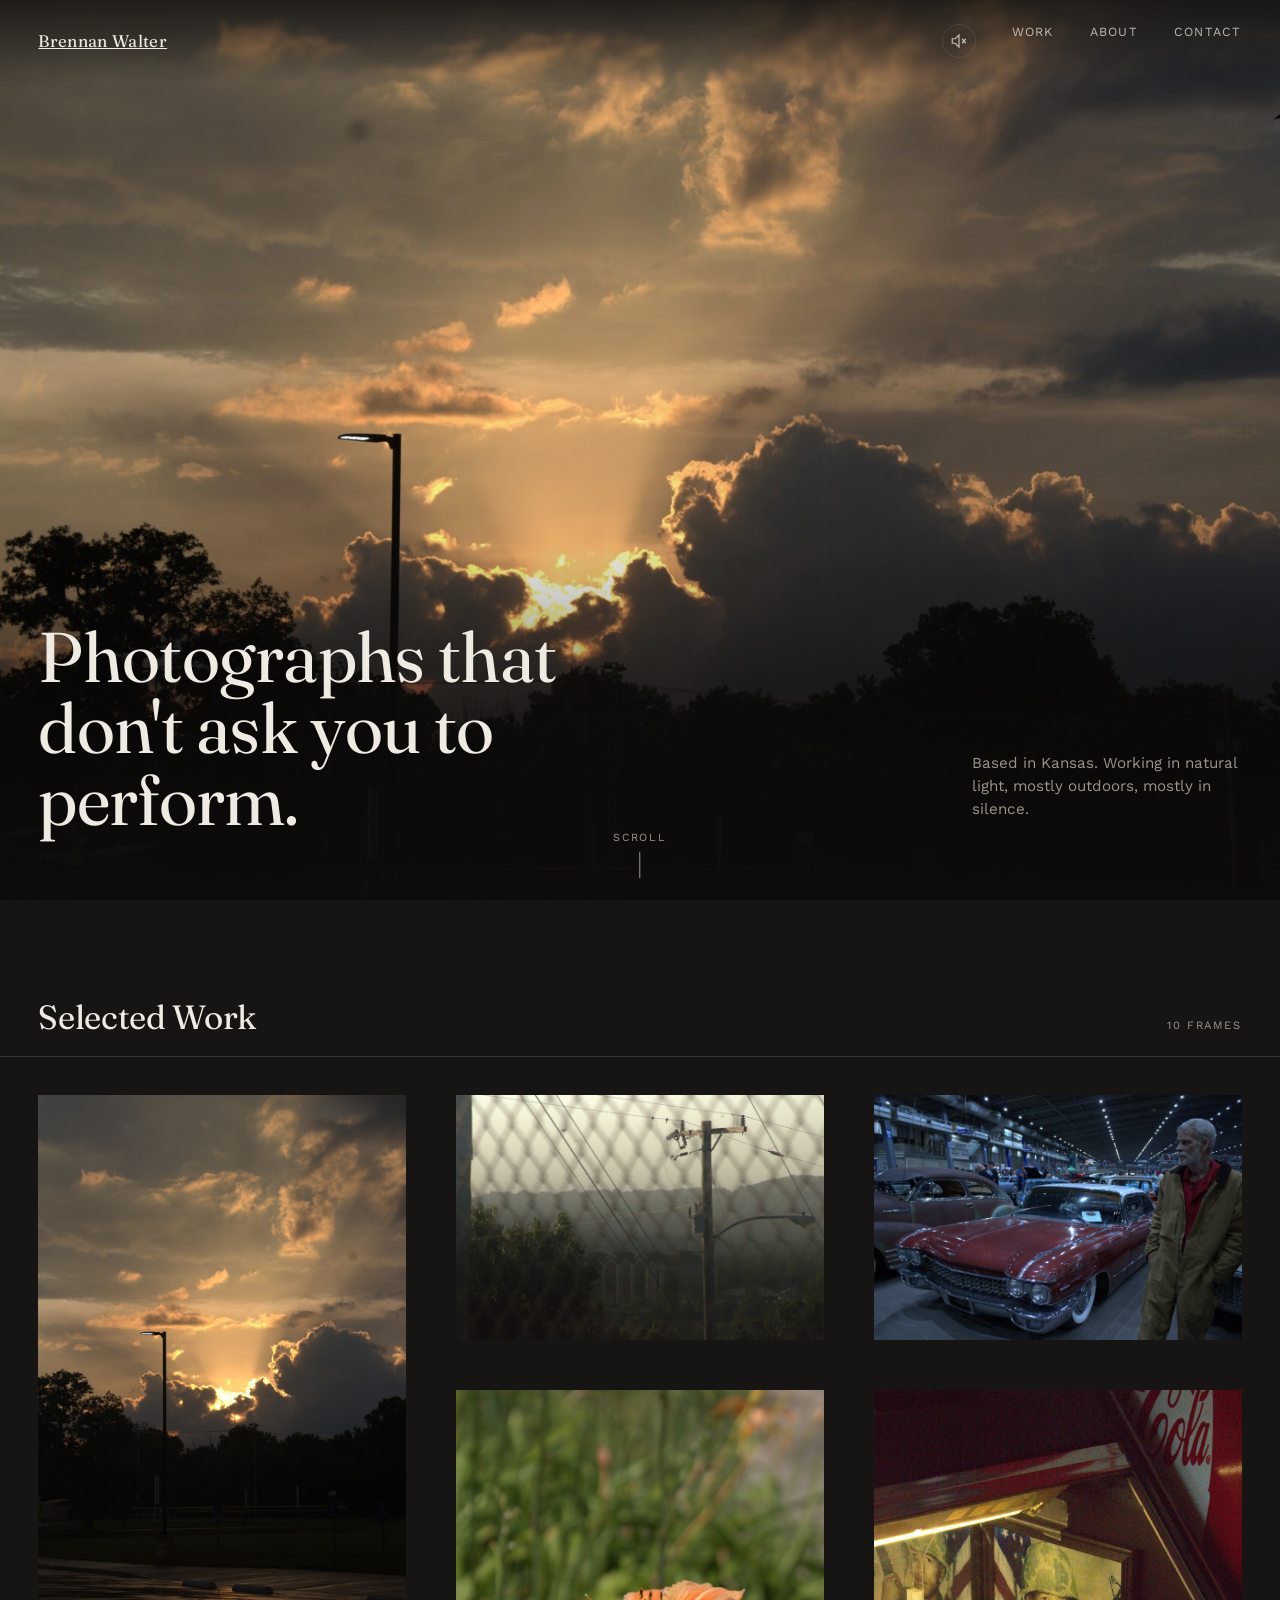
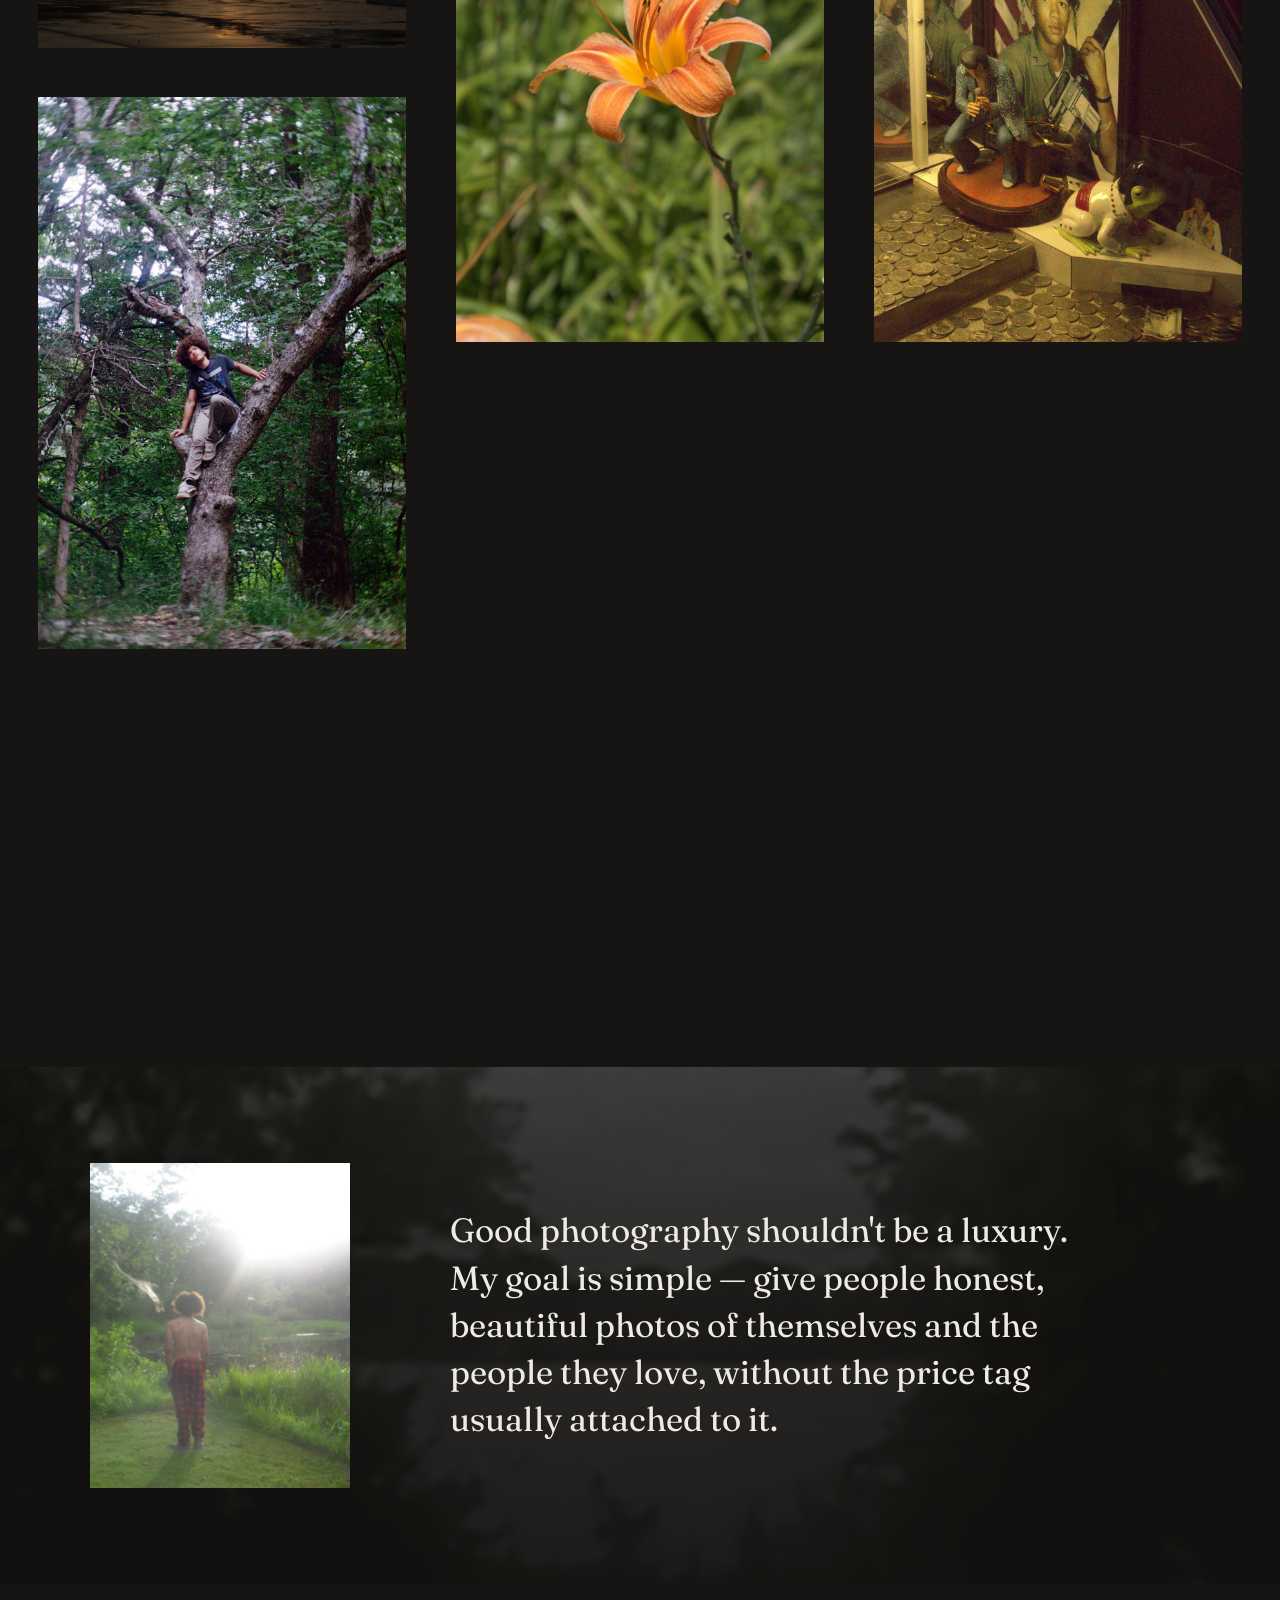
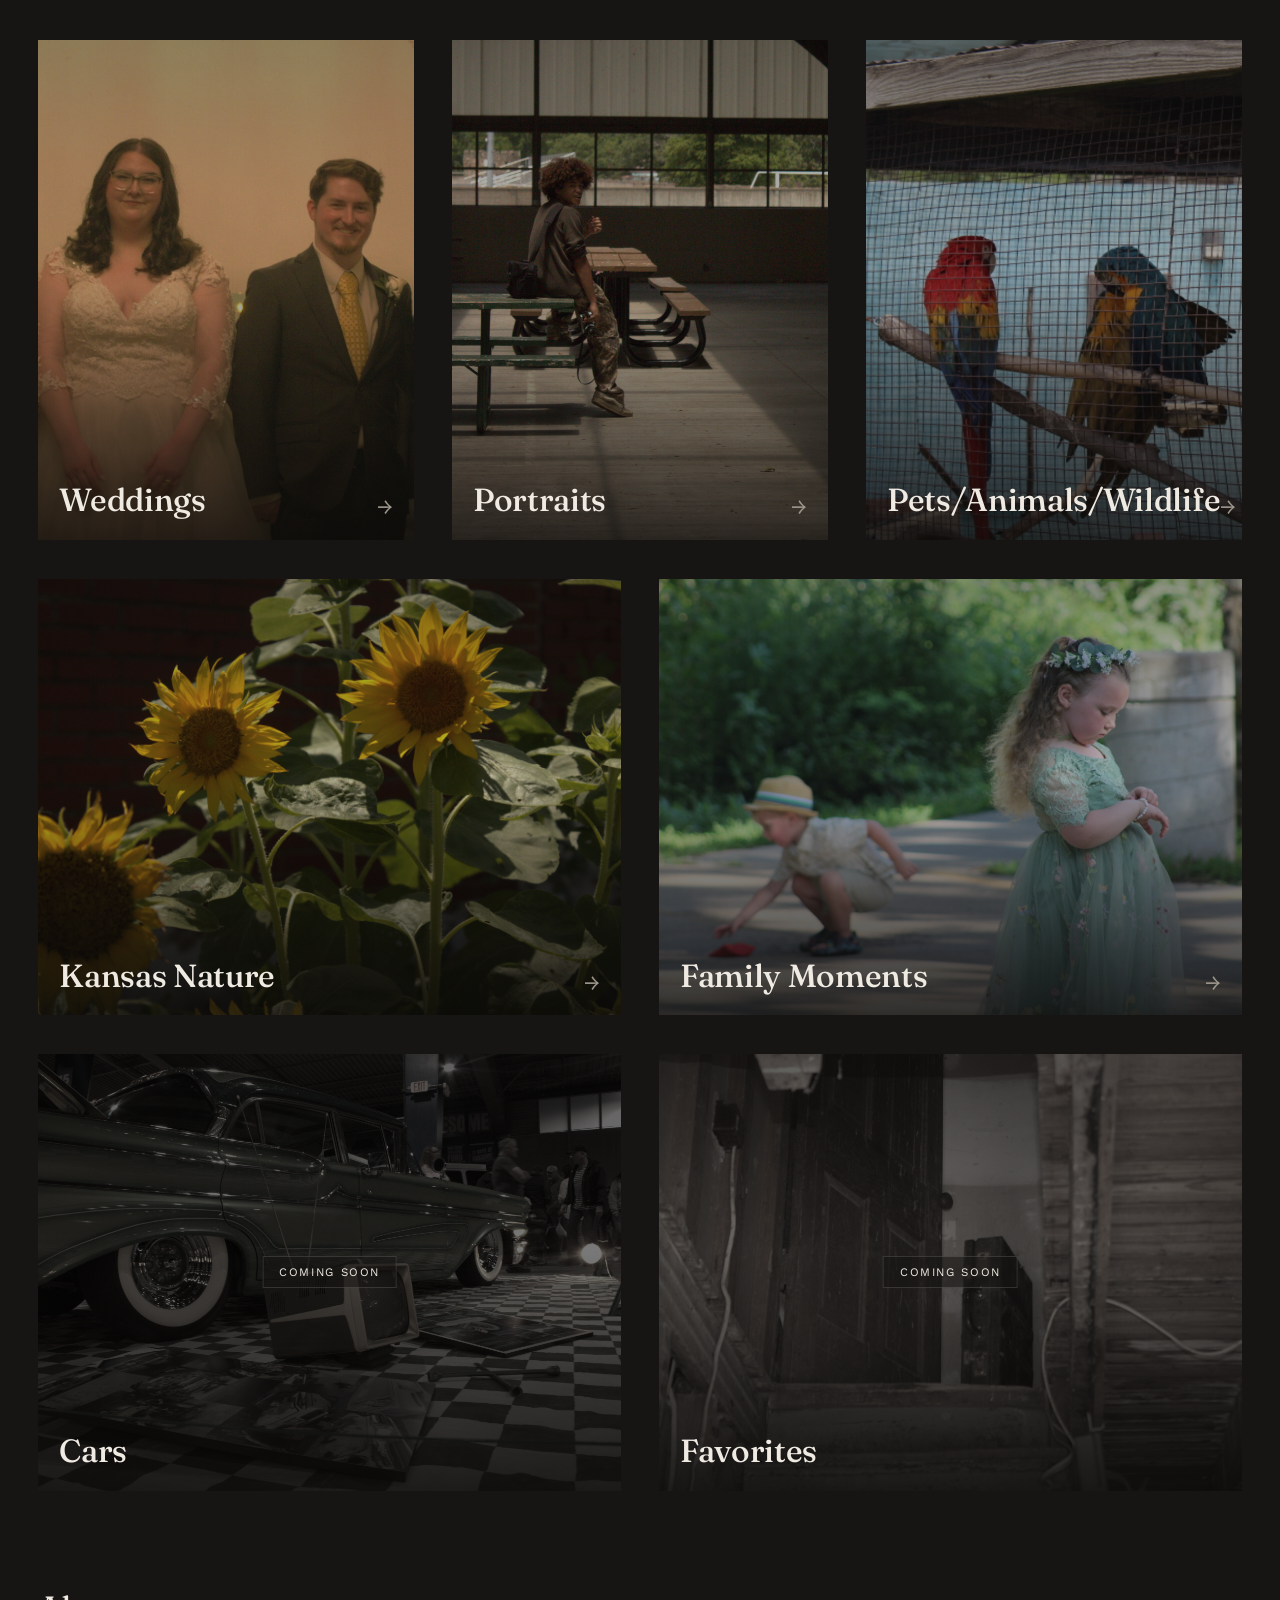
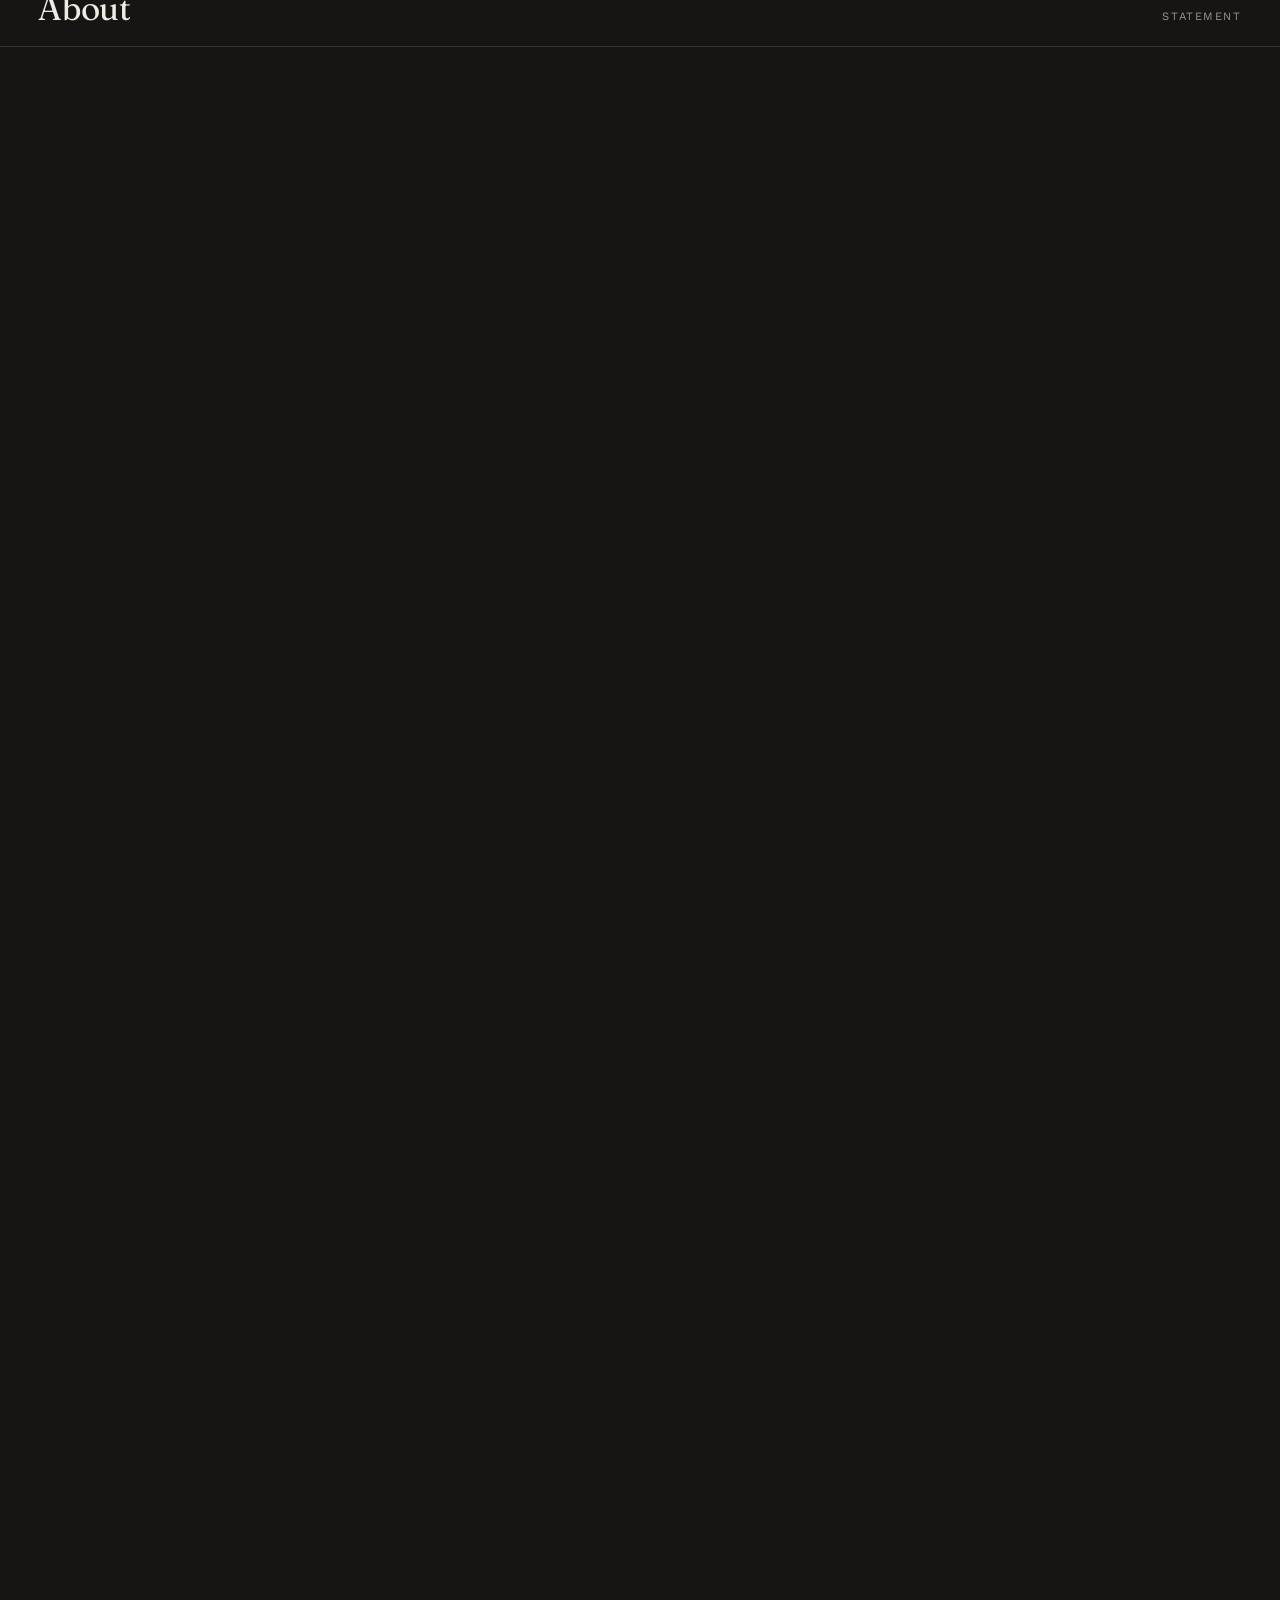
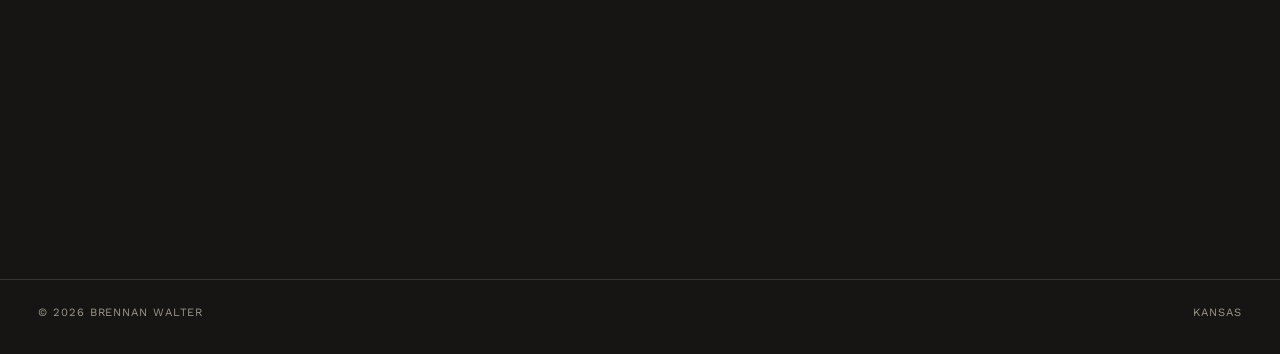
<file: index.html>
<!DOCTYPE html>
<html lang="en">
<head>
<meta charset="UTF-8">
<meta name="viewport" content="width=device-width, initial-scale=1.0">
<title>Brennan Walter — Photography</title>
<meta name="description" content="Photography portfolio">
<link rel="preconnect" href="https://fonts.googleapis.com">
<link rel="preconnect" href="https://fonts.gstatic.com" crossorigin>
<link href="https://fonts.googleapis.com/css2?family=Fraunces:ital,opsz,wght@0,9..144,300;0,9..144,400;0,9..144,500;1,9..144,400&family=Work+Sans:wght@300;400;500;600&display=swap" rel="stylesheet">
<link rel="stylesheet" href="styles.css">
</head>
<body>

<header class="site-nav">
  <a href="#top" class="name">Brennan Walter</a>
  <nav>
    <button id="sound-toggle" class="sound-toggle" aria-label="Toggle background sound" aria-pressed="false">
      <svg class="icon-muted" viewBox="0 0 24 24" width="18" height="18" fill="none" stroke="currentColor" stroke-width="1.6"><path d="M3 9v6h4l5 5V4L7 9H3z"/><line x1="16" y1="9" x2="21" y2="15"/><line x1="21" y1="9" x2="16" y2="15"/></svg>
      <svg class="icon-playing" viewBox="0 0 24 24" width="18" height="18" fill="none" stroke="currentColor" stroke-width="1.6" style="display:none"><path d="M3 9v6h4l5 5V4L7 9H3z"/><path d="M15.5 8.5a5 5 0 0 1 0 7"/><path d="M18 6a9 9 0 0 1 0 12"/></svg>
    </button>
    <a href="#work">Work</a>
    <a href="#about">About</a>
    <a href="#contact">Contact</a>
  </nav>
</header>

<audio id="bg-audio" loop preload="none">
  <source src="ambient.mp3" type="audio/mpeg">
</audio>

<div id="top" class="hero">
  <img src="hero.jpg" alt="Sunset breaking through storm clouds">
  <div class="hero-content">
    <h1 class="display">Photographs that don't ask you to perform.</h1>
    <p class="statement">Based in Kansas. Working in natural light, mostly outdoors, mostly in silence.</p>
  </div>
  <div class="scroll-cue">Scroll</div>
</div>

<section id="work">
  <div class="section-head">
    <h2 class="display">Selected Work</h2>
    <span class="frame-num">10 Frames</span>
  </div>

  <div class="gallery masonry">
    <div class="frame no-crop reveal">
      <img src="frame-01-dusk.jpg" alt="Sun breaking through storm clouds over a Kansas field">
      <div class="cap"><span class="title">Kansas Sky, Dusk</span><span class="num">01/10</span></div>
    </div>
    <div class="frame no-crop reveal">
      <img src="frame-02-treeclimb.jpg" alt="Portrait of a young man climbing a tree">
      <div class="cap"><span class="title">Up the Old Oak</span><span class="num">02/10</span></div>
    </div>
    <div class="frame no-crop reveal">
      <img src="frame-03-boot.jpg" alt="Close-up of a boot among fallen leaves">
      <div class="cap"><span class="title">First Steps of Spring</span><span class="num">03/10</span></div>
    </div>
    <div class="frame no-crop reveal">
      <img src="frame-11-fence-view.jpg" alt="View through a chain-link fence toward power lines and misty hills">
      <div class="cap"><span class="title">Through the Fence</span><span class="num">04/10</span></div>
    </div>
    <div class="frame no-crop reveal">
      <img src="frame-05-daylily.jpg" alt="Close-up of an orange daylily">
      <div class="cap"><span class="title">Daylily</span><span class="num">05/10</span></div>
    </div>
    <div class="frame no-crop reveal">
      <img src="frame-06-pooltable.jpg" alt="Groomsmen playing pool after a wedding ceremony">
      <div class="cap"><span class="title">After the Ceremony</span><span class="num">06/10</span></div>
    </div>
    <div class="frame no-crop reveal">
      <img src="frame-07-hiker.jpg" alt="Portrait of a hiker on a rocky outcrop">
      <div class="cap"><span class="title">Trailside</span><span class="num">07/10</span></div>
    </div>
    <div class="frame no-crop reveal">
      <img src="frame-08-carshow.jpg" alt="Classic car show, man beside a vintage Cadillac">
      <div class="cap"><span class="title">Show Floor</span><span class="num">08/10</span></div>
    </div>
    <div class="frame no-crop reveal">
      <img src="frame-09-arcade.jpg" alt="Vintage arcade coin pusher machine">
      <div class="cap"><span class="title">Two Bits a Turn</span><span class="num">09/10</span></div>
    </div>
    <div class="frame no-crop reveal">
      <img src="frame-10-alley.jpg" alt="Figure standing in a dark alley at night">
      <div class="cap"><span class="title">Back Alley, Midnight</span><span class="num">10/10</span></div>
    </div>
  </div>

  <div class="feature-break">
    <div class="feature-bg"></div>
    <div class="feature-wrap">
      <img class="reveal" src="feature-photo.jpg" alt="Person standing by a pond in morning light">
      <div class="feature-text reveal">
        <p>Good photography shouldn't be a luxury. My goal is simple — give people honest, beautiful photos of themselves and the people they love, without the price tag usually attached to it.</p>
      </div>
    </div>
  </div>

  <div class="categories">
    <a class="cat-card reveal" href="weddings.html">
      <img src="weddings-cover.jpg" alt="Weddings gallery">
      <div class="cat-label">
        <h3 class="display">Weddings</h3>
        <span class="arrow">→</span>
      </div>
    </a>
    <a class="cat-card reveal" href="portraits.html">
      <img src="portraits-cover.jpg" alt="Portraits gallery">
      <div class="cat-label">
        <h3 class="display">Portraits</h3>
        <span class="arrow">→</span>
      </div>
    </a>
    <a class="cat-card reveal" href="pets.html">
      <img src="pets-cover.jpg" alt="Pets gallery">
      <div class="cat-label">
        <h3 class="display">Pets/Animals/Wildlife</h3>
        <span class="arrow">→</span>
      </div>
    </a>
    <div class="cat-pair" style="grid-column: 1 / -1; display: grid; grid-template-columns: 1fr 1fr; gap: var(--gap);">
      <a class="cat-card reveal" href="nature.html" style="aspect-ratio: 4/3;">
        <img src="nature-cover.jpg" alt="Kansas nature gallery">
        <div class="cat-label">
          <h3 class="display">Kansas Nature</h3>
          <span class="arrow">→</span>
        </div>
      </a>
      <a class="cat-card reveal" href="family-moments.html" style="aspect-ratio: 4/3;">
        <img src="family-moments-cover.jpg" alt="Family moments gallery">
        <div class="cat-label">
          <h3 class="display">Family Moments</h3>
          <span class="arrow">→</span>
        </div>
      </a>
    </div>
    <div class="cat-pair" style="grid-column: 1 / -1; display: grid; grid-template-columns: 1fr 1fr; gap: var(--gap);">
      <a class="cat-card coming-soon reveal" href="javascript:void(0)" style="aspect-ratio: 4/3;">
        <img src="cars-cover.jpg" alt="Cars gallery">
        <div class="coming-soon-badge">Coming Soon</div>
        <div class="cat-label">
          <h3 class="display">Cars</h3>
        </div>
      </a>
      <a class="cat-card coming-soon reveal" href="javascript:void(0)" style="aspect-ratio: 4/3;">
        <img src="favorites-cover.jpg" alt="Favorites gallery">
        <div class="coming-soon-badge">Coming Soon</div>
        <div class="cat-label">
          <h3 class="display">Favorites</h3>
        </div>
      </a>
    </div>
  </div>
</section>

<section id="about">
  <div class="section-head">
    <h2 class="display">About</h2>
    <span class="frame-num">Statement</span>
  </div>
  <div class="about-wrap">
    <img class="reveal" src="bio-photo.jpg" alt="Brennan Walter portrait">
    <div class="about-text reveal">
      <p>I was born and raised in Kansas and don't know much else. Grew up with one working eye due to a birth defect called PHPV and always felt uncomfortable in front of a camera so I decided to be the one behind it. That's when I realized I absolutely love the ability to supply someone with a beautiful photo of themselves or loved ones.</p>
      <p>I started photography somewhere around 2021 on a borrowed camera before quickly realizing it was something I wanted to take seriously. I was lucky enough to take a high school class with my own camera and learn how to work this amazing and complicated device. Now I use the eye for photos that I have to supply others with experienced photography affordable to anybody.</p>
      <div class="credentials">
        <div><strong>Based in</strong>Kansas</div>
        <div><strong>Available for</strong>Editorial, portrait, travel</div>
        <div><strong>Camera</strong>35mm & digital</div>
        <div><strong>Print inquiries</strong>On request</div>
      </div>
    </div>
  </div>

  <div class="scatter-photos">
    <div class="polaroid p1 reveal"><img src="polaroid-old-bio.jpg" alt="Brennan with camera"></div>
    <div class="polaroid p2 reveal"><img src="polaroid-revolver.jpg" alt="Revolver and ammo still life"></div>
    <div class="polaroid p3 reveal"><img src="polaroid-mural-friends.jpg" alt="Friends at the mural patio"></div>
    <div class="polaroid p4 reveal"><img src="polaroid-ledge-photographer.jpg" alt="Photographer on a fire escape ledge"></div>
    <div class="polaroid p5 reveal"><img src="polaroid-corvette.jpg" alt="Classic Corvette at a car show"></div>
    <div class="polaroid p6 reveal"><img src="polaroid-icecream.jpg" alt="Ice cream shop counter"></div>
  </div>
</section>

<section id="contact">
  <div class="contact reveal">
    <h2 class="display">Let's talk about a project.</h2>
    <a class="email" href="mailto:walterphotography007@gmail.com">walterphotography007@gmail.com</a>
    <p class="phone">(620)-714-0552 <span class="phone-note">(texts only, won't accept calls)</span></p>
    <div class="socials">
      <span class="social-item">
        <a href="https://www.instagram.com/walter_photography00756" target="_blank" rel="noopener">Instagram</a>
        <span class="social-note">Best option</span>
      </span>
      <a href="https://www.facebook.com/brennan.walter.16940" target="_blank" rel="noopener">Facebook</a>
    </div>
  </div>
</section>

<footer>
  <span>&copy; 2026 Brennan Walter</span>
  <span>Kansas</span>
</footer>

<script>
  // Scroll reveal
  const revealEls = document.querySelectorAll('.reveal');
  const io = new IntersectionObserver((entries) => {
    entries.forEach(e => {
      if (e.isIntersecting) {
        e.target.classList.add('in');
        io.unobserve(e.target);
      }
    });
  }, { threshold: 0.15 });
  revealEls.forEach(el => io.observe(el));
</script>
<script src="audio.js"></script>

</body>
</html>
</file>
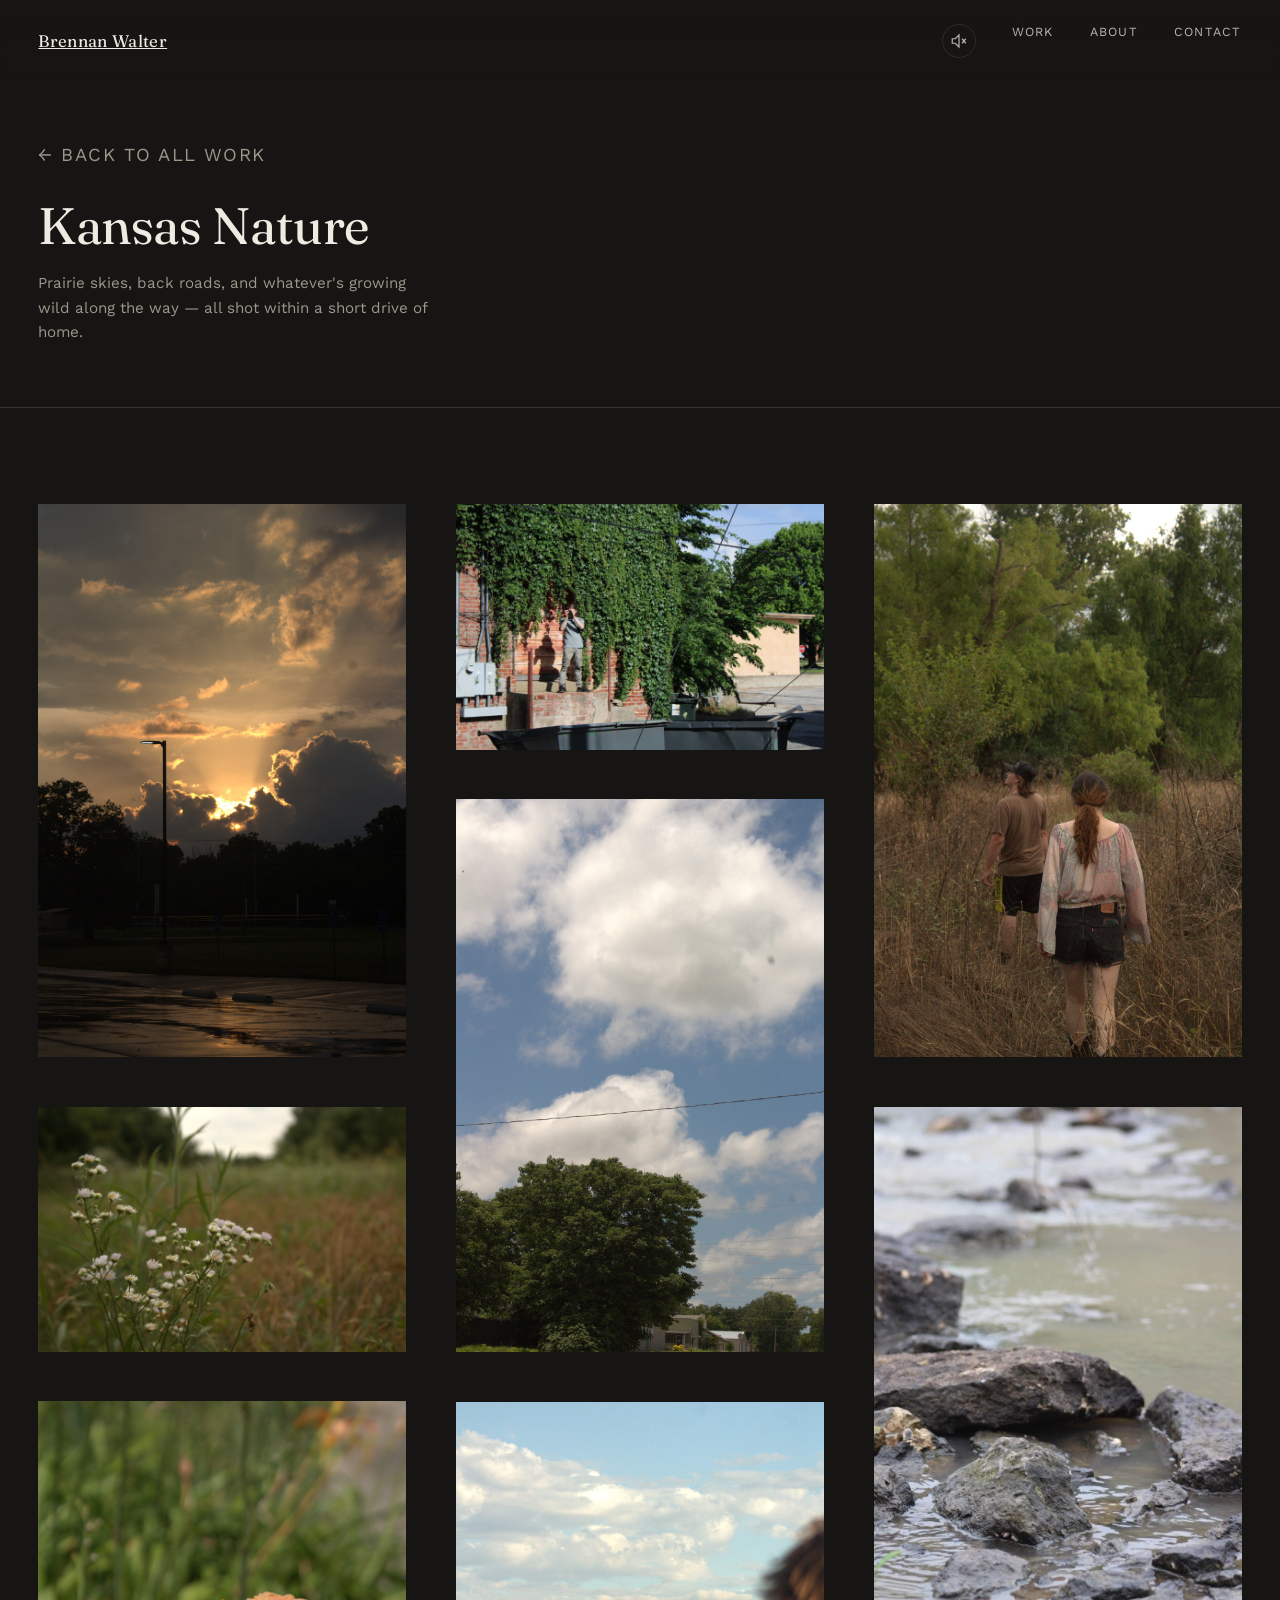
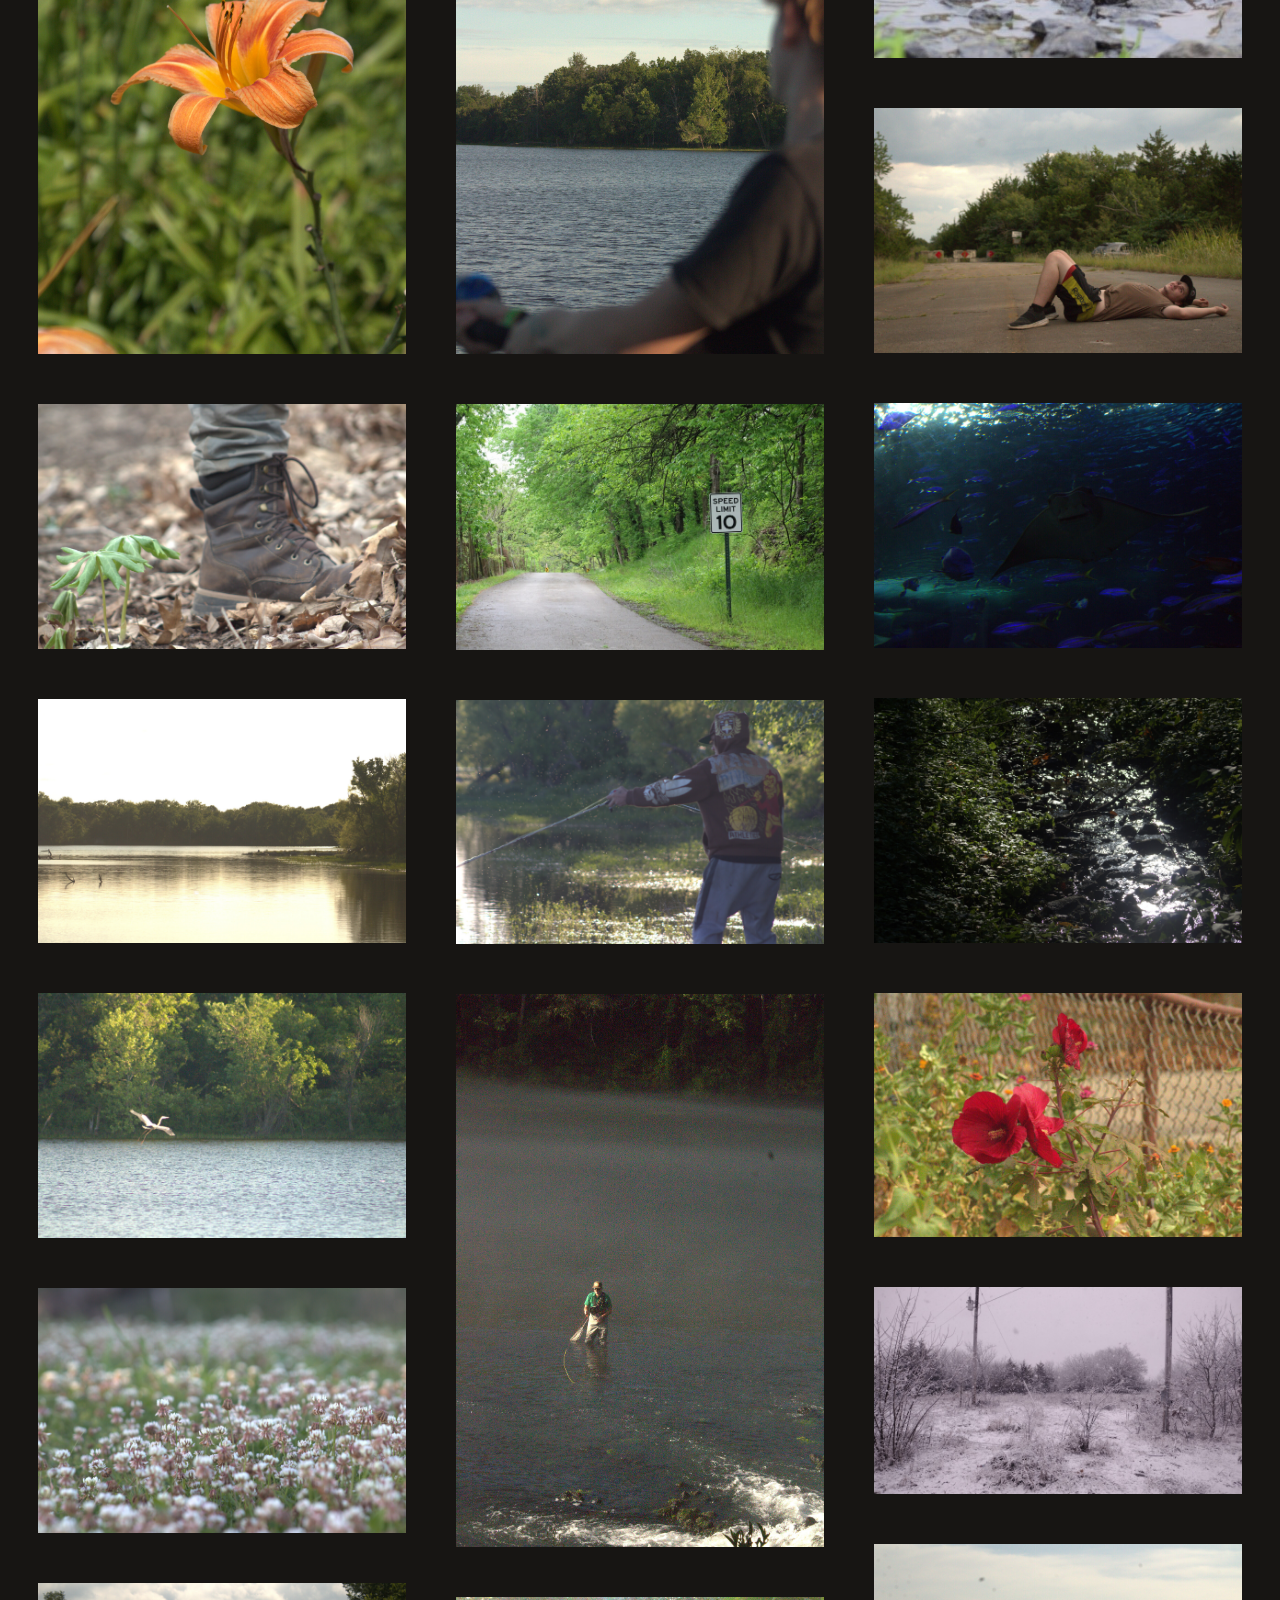
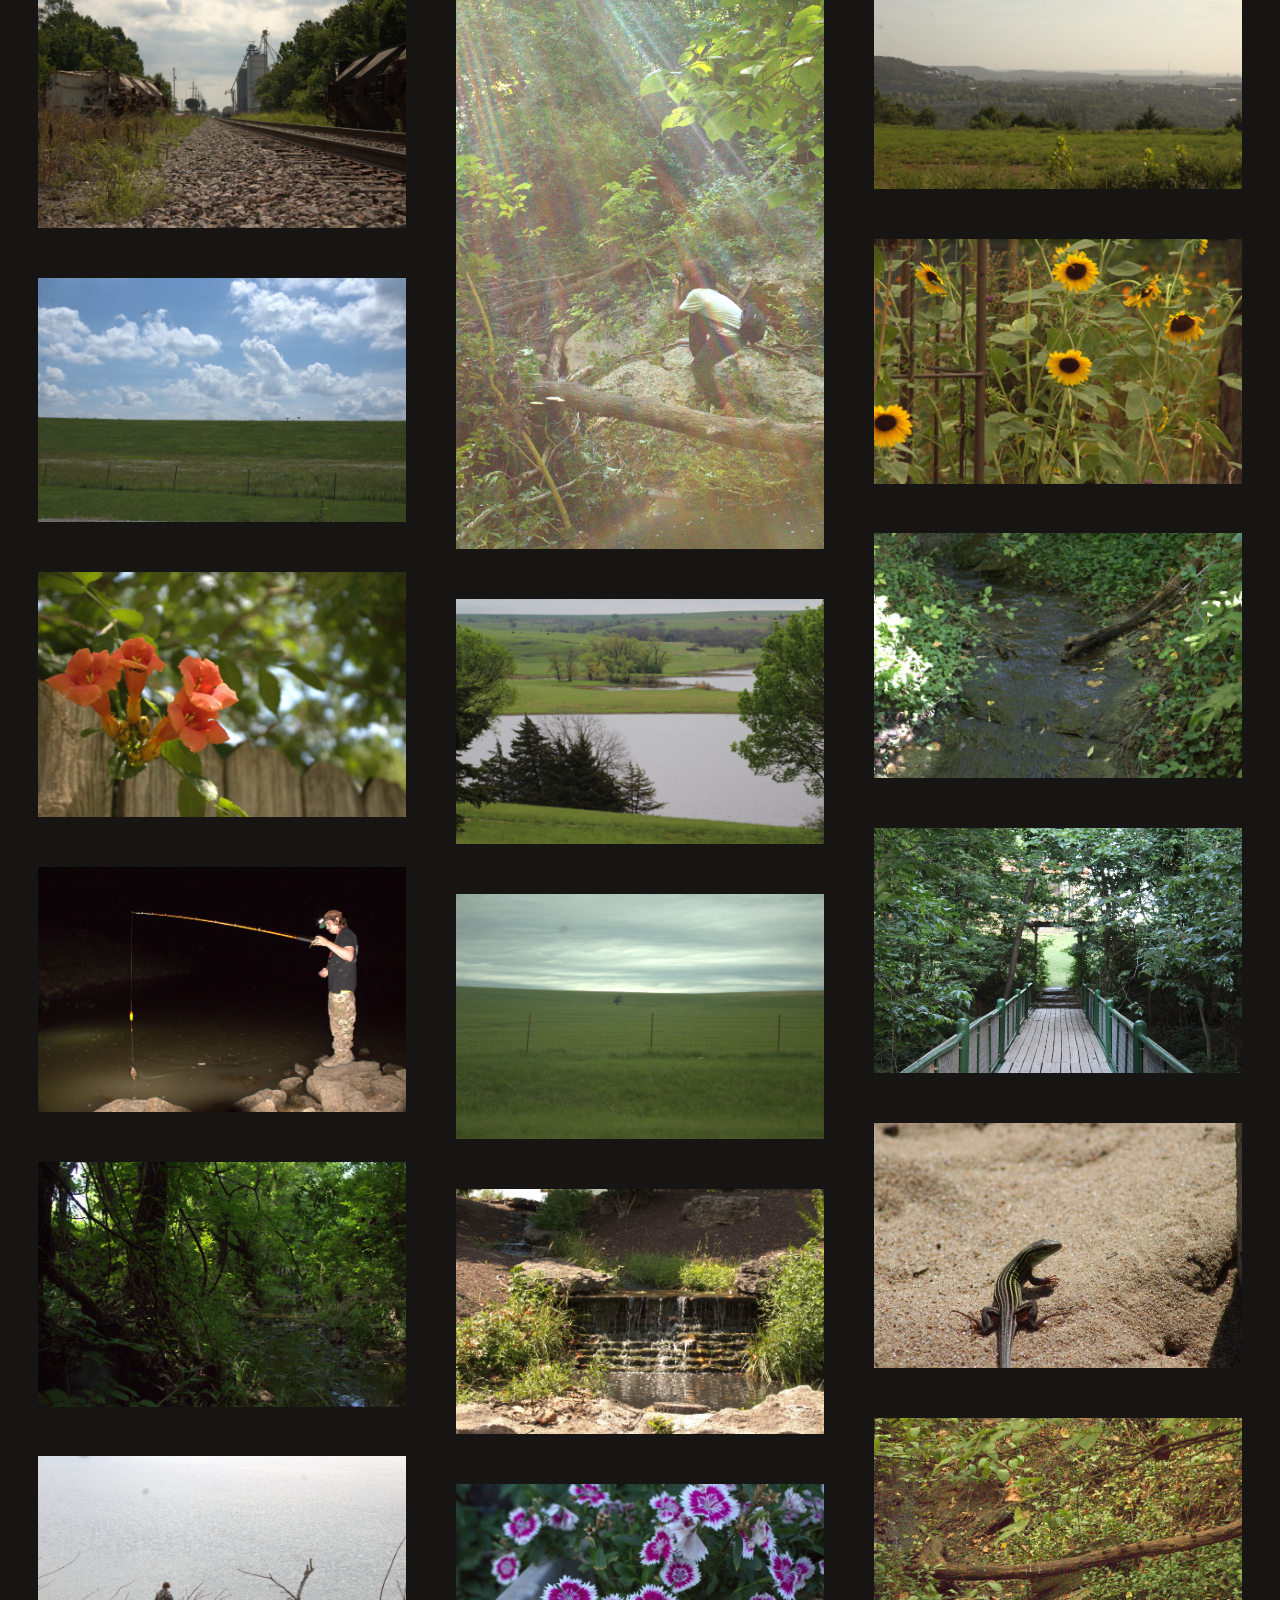
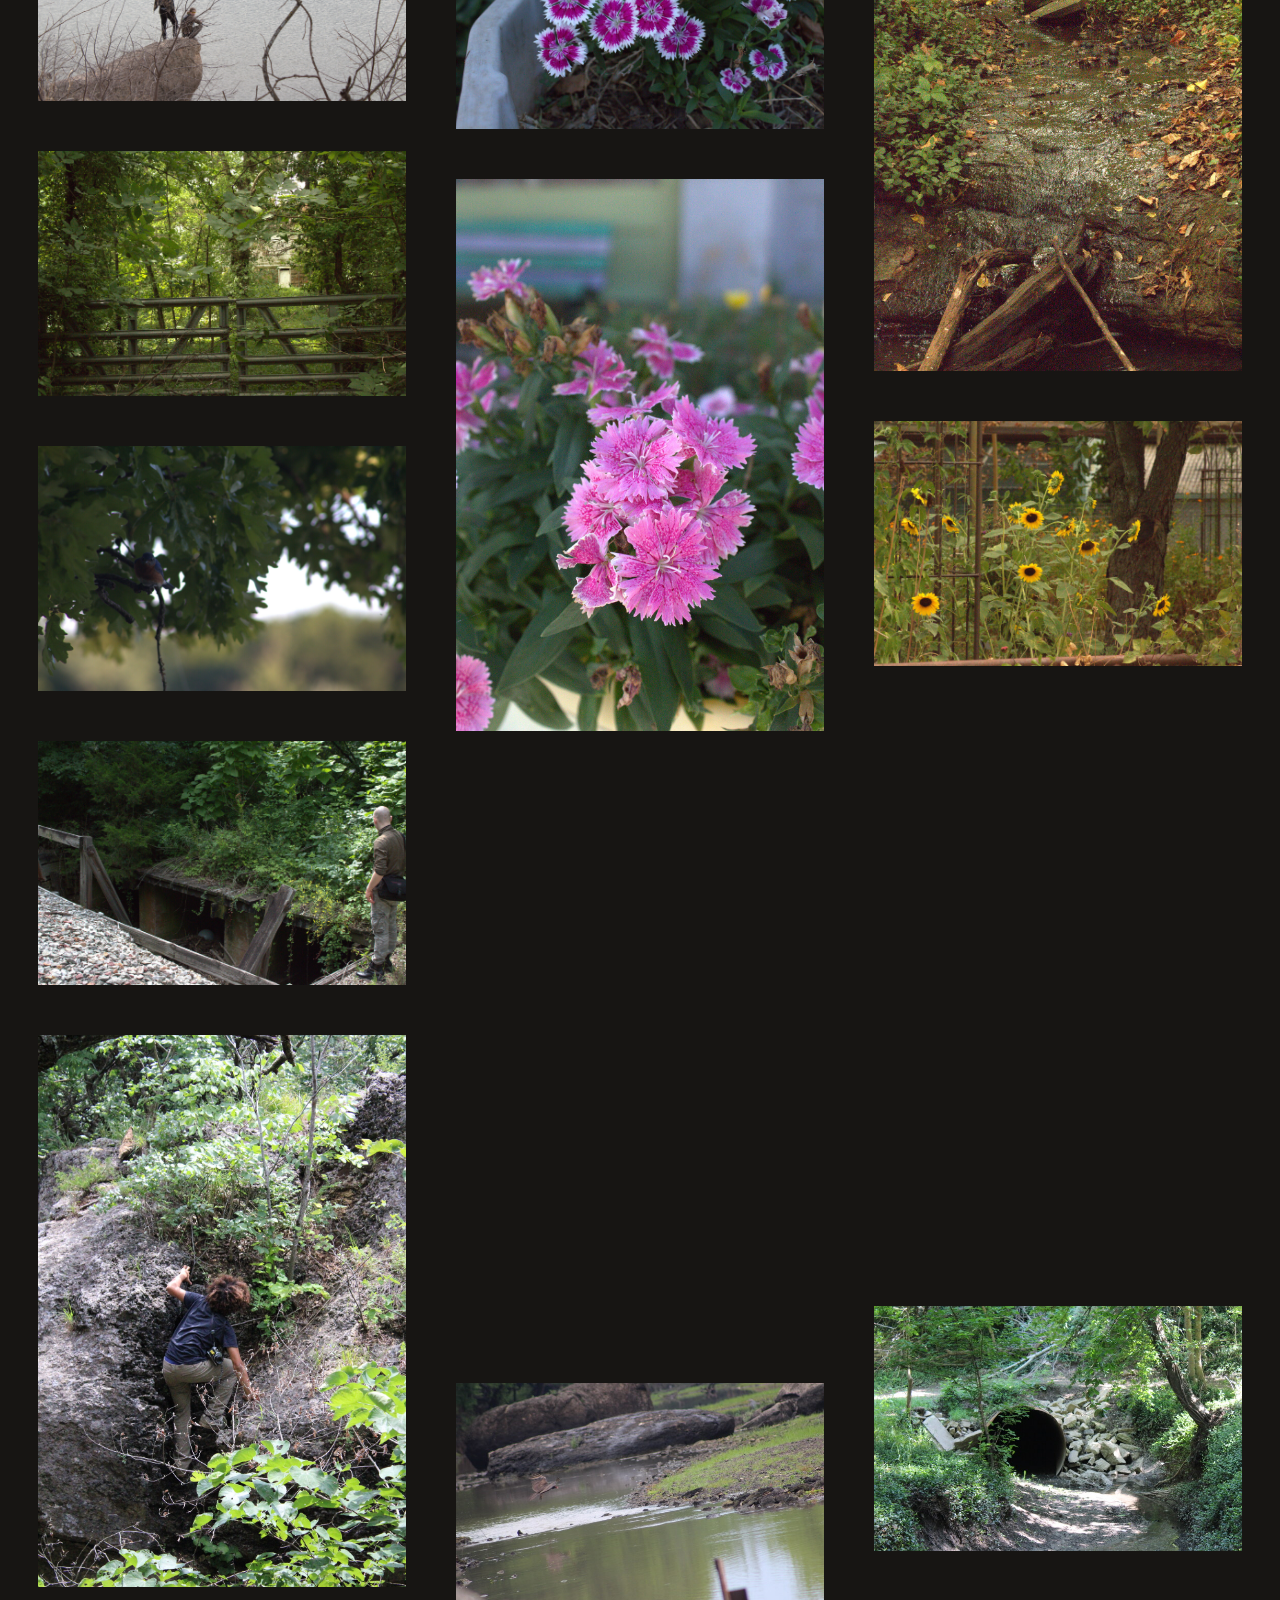
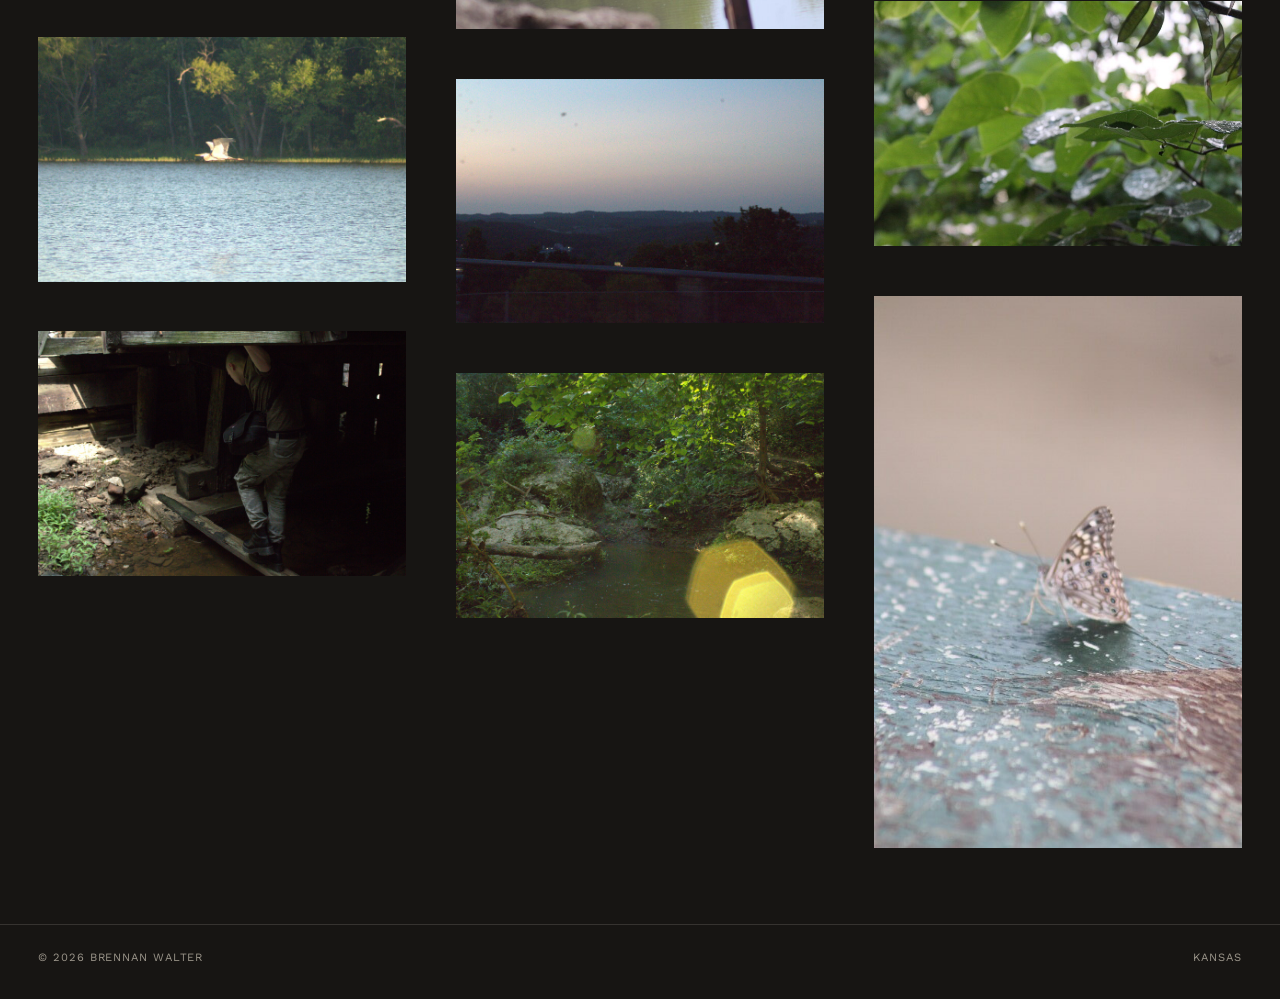
<file: nature.html>
<!DOCTYPE html>
<html lang="en">
<head>
<meta charset="UTF-8">
<meta name="viewport" content="width=device-width, initial-scale=1.0">
<title>Kansas Nature — Brennan Walter</title>
<meta name="description" content="Kansas nature photography by Brennan Walter">
<link rel="preconnect" href="https://fonts.googleapis.com">
<link rel="preconnect" href="https://fonts.gstatic.com" crossorigin>
<link href="https://fonts.googleapis.com/css2?family=Fraunces:ital,opsz,wght@0,9..144,300;0,9..144,400;0,9..144,500;1,9..144,400&family=Work+Sans:wght@300;400;500;600&display=swap" rel="stylesheet">
<link rel="stylesheet" href="styles.css">
</head>
<body>

<header class="site-nav">
  <a href="index.html" class="name">Brennan Walter</a>
  <nav>
    <button id="sound-toggle" class="sound-toggle" aria-label="Toggle background sound" aria-pressed="false">
      <svg class="icon-muted" viewBox="0 0 24 24" width="18" height="18" fill="none" stroke="currentColor" stroke-width="1.6"><path d="M3 9v6h4l5 5V4L7 9H3z"/><line x1="16" y1="9" x2="21" y2="15"/><line x1="21" y1="9" x2="16" y2="15"/></svg>
      <svg class="icon-playing" viewBox="0 0 24 24" width="18" height="18" fill="none" stroke="currentColor" stroke-width="1.6" style="display:none"><path d="M3 9v6h4l5 5V4L7 9H3z"/><path d="M15.5 8.5a5 5 0 0 1 0 7"/><path d="M18 6a9 9 0 0 1 0 12"/></svg>
    </button>
    <a href="index.html#work">Work</a>
    <a href="index.html#about">About</a>
    <a href="index.html#contact">Contact</a>
  </nav>
</header>

<audio id="bg-audio" loop preload="none">
  <source src="ambient.mp3" type="audio/mpeg">
</audio>

<div class="page-hero">
  <a class="back-link" href="index.html">← Back to all work</a>
  <h1 class="display">Kansas Nature</h1>
  <p>Prairie skies, back roads, and whatever's growing wild along the way — all shot within a short drive of home.</p>
</div>

<section id="work">
  <div class="gallery masonry">
    <div class="frame no-crop reveal">
      <img src="frame-01-dusk.jpg" alt="Sun breaking through storm clouds over a Kansas field">
      <div class="cap"><span class="num">01/54</span></div>
    </div>
    <div class="frame no-crop reveal">
      <img src="frame-04-wildflowers.jpg" alt="Wildflowers near Elk City Lake">
      <div class="cap"><span class="num">02/54</span></div>
    </div>
    <div class="frame no-crop reveal">
      <img src="frame-05-daylily.jpg" alt="Close-up of an orange daylily">
      <div class="cap"><span class="num">03/54</span></div>
    </div>
    <div class="frame no-crop reveal">
      <img src="frame-03-boot.jpg" alt="Close-up of a boot among fallen leaves">
      <div class="cap"><span class="num">04/54</span></div>
    </div>
    <div class="frame no-crop reveal">
      <img src="lake-golden-hour.jpg" alt="Lake at golden hour with tree line">
      <div class="cap"><span class="num">05/54</span></div>
    </div>
    <div class="frame no-crop reveal">
      <img src="heron-flying-1.jpg" alt="Great blue heron in flight over a lake">
      <div class="cap"><span class="num">06/54</span></div>
    </div>
    <div class="frame no-crop reveal">
      <img src="clover-field.jpg" alt="Field of clover flowers">
      <div class="cap"><span class="num">07/54</span></div>
    </div>
    <div class="frame no-crop reveal">
      <img src="railroad-tracks.jpg" alt="Railroad tracks leading to a grain elevator">
      <div class="cap"><span class="num">08/54</span></div>
    </div>
    <div class="frame no-crop reveal">
      <img src="prairie-sky.jpg" alt="Wide Kansas prairie under a cloudy sky">
      <div class="cap"><span class="num">09/54</span></div>
    </div>
    <div class="frame no-crop reveal">
      <img src="trumpet-vine-flowers.jpg" alt="Orange trumpet vine flowers">
      <div class="cap"><span class="num">10/54</span></div>
    </div>
    <div class="frame no-crop reveal">
      <img src="night-fishing.jpg" alt="Person fishing at night with a headlamp">
      <div class="cap"><span class="num">11/54</span></div>
    </div>
    <div class="frame no-crop reveal">
      <img src="creek-woods.jpg" alt="Dense woods with a shallow creek">
      <div class="cap"><span class="num">12/54</span></div>
    </div>
    <div class="frame no-crop reveal">
      <img src="cliff-overlook-winter.jpg" alt="Two people standing on a cliff overlook in winter">
      <div class="cap"><span class="num">13/54</span></div>
    </div>
    <div class="frame no-crop reveal">
      <img src="abandoned-house-gate.jpg" alt="Abandoned stone house seen through a farm gate and trees">
      <div class="cap"><span class="num">14/54</span></div>
    </div>
    <div class="frame no-crop reveal">
      <img src="bluebird-tree.jpg" alt="Bluebird perched in oak leaves">
      <div class="cap"><span class="num">15/54</span></div>
    </div>
    <div class="frame no-crop reveal">
      <img src="bridge-ruins-overlook.jpg" alt="Person looking at overgrown bridge ruins">
      <div class="cap"><span class="num">16/54</span></div>
    </div>
    <div class="frame no-crop reveal">
      <img src="rock-scramble.jpg" alt="Person scrambling up a rock outcrop">
      <div class="cap"><span class="num">17/54</span></div>
    </div>
    <div class="frame no-crop reveal">
      <img src="heron-flying-2.jpg" alt="Great blue heron flying low over water">
      <div class="cap"><span class="num">18/54</span></div>
    </div>
    <div class="frame no-crop reveal">
      <img src="bridge-underneath.jpg" alt="Person exploring underneath an old bridge">
      <div class="cap"><span class="num">19/54</span></div>
    </div>
    <div class="frame no-crop reveal">
      <img src="ivy-building.jpg" alt="Person photographing an ivy-covered brick building">
      <div class="cap"><span class="num">20/54</span></div>
    </div>
    <div class="frame no-crop reveal">
      <img src="clouds-tree.jpg" alt="Clouds over a tree and rooftops">
      <div class="cap"><span class="num">21/54</span></div>
    </div>
    <div class="frame no-crop reveal">
      <img src="lake-cloudy-sky.jpg" alt="Lake under a partly cloudy sky">
      <div class="cap"><span class="num">22/54</span></div>
    </div>
    <div class="frame no-crop reveal">
      <img src="speed-limit-road.jpg" alt="Tree-lined road with a speed limit 10 sign">
      <div class="cap"><span class="num">23/54</span></div>
    </div>
    <div class="frame no-crop reveal">
      <img src="fishing-daytime.jpg" alt="Person fishing at a pond during the day">
      <div class="cap"><span class="num">24/54</span></div>
    </div>
    <div class="frame no-crop reveal">
      <img src="misty-flyfishing.jpg" alt="Person fly fishing in misty morning water">
      <div class="cap"><span class="num">25/54</span></div>
    </div>
    <div class="frame no-crop reveal">
      <img src="sunbeams-forest.jpg" alt="Sunbeams breaking through the forest canopy onto a photographer">
      <div class="cap"><span class="num">26/54</span></div>
    </div>
    <div class="frame no-crop reveal">
      <img src="rural-overlook-cattle.jpg" alt="Wide view of Kansas farmland with a lake and grazing cattle">
      <div class="cap"><span class="num">27/54</span></div>
    </div>
    <div class="frame no-crop reveal">
      <img src="lone-tree-prairie.jpg" alt="A single tree standing alone on the prairie under a cloudy sky">
      <div class="cap"><span class="num">28/54</span></div>
    </div>
    <div class="frame no-crop reveal">
      <img src="garden-waterfall.jpg" alt="Small waterfall over stone steps into a pond">
      <div class="cap"><span class="num">29/54</span></div>
    </div>
    <div class="frame no-crop reveal">
      <img src="magenta-dianthus.jpg" alt="Magenta and white dianthus flowers">
      <div class="cap"><span class="num">30/54</span></div>
    </div>
    <div class="frame no-crop reveal">
      <img src="pink-dianthus.jpg" alt="Pink dianthus flowers">
      <div class="cap"><span class="num">31/54</span></div>
    </div>
    <div class="frame no-crop reveal">
      <img src="photographer-dappled-light.jpg" alt="Photographer in dappled forest light">
      <div class="cap"><span class="num">32/54</span></div>
    </div>
    <div class="frame no-crop reveal">
      <img src="bird-takeoff-creek.jpg" alt="Small bird taking flight from a rocky creek">
      <div class="cap"><span class="num">33/54</span></div>
    </div>
    <div class="frame no-crop reveal">
      <img src="dusk-hillside.jpg" alt="Rolling hillside at dusk with distant lights">
      <div class="cap"><span class="num">34/54</span></div>
    </div>
    <div class="frame no-crop reveal">
      <img src="creek-pool-flare.jpg" alt="Quiet creek pool with sunlight flare through trees">
      <div class="cap"><span class="num">35/54</span></div>
    </div>
    <div class="frame no-crop reveal">
      <img src="walking-tall-grass.jpg" alt="Two people walking through tall dry grass">
      <div class="cap"><span class="num">36/54</span></div>
    </div>
    <div class="frame no-crop reveal">
      <img src="wet-stone-detail.jpg" alt="Close-up of wet stones along a creek bank">
      <div class="cap"><span class="num">37/54</span></div>
    </div>
    <div class="frame no-crop reveal">
      <img src="lying-on-road.jpg" alt="Person lying on a closed rural road under a stormy sky">
      <div class="cap"><span class="num">38/54</span></div>
    </div>
    <div class="frame no-crop reveal">
      <img src="aquarium-stingray.jpg" alt="Stingray gliding among fish underwater">
      <div class="cap"><span class="num">39/54</span></div>
    </div>
    <div class="frame no-crop reveal">
      <img src="creek-sparkling-light.jpg" alt="Sunlight sparkling on a shaded creek">
      <div class="cap"><span class="num">40/54</span></div>
    </div>
    <div class="frame no-crop reveal">
      <img src="red-hibiscus.jpg" alt="Deep red hibiscus flowers">
      <div class="cap"><span class="num">41/54</span></div>
    </div>
    <div class="frame no-crop reveal">
      <img src="winter-snowfall-field.jpg" alt="Snow falling over a field with power lines">
      <div class="cap"><span class="num">42/54</span></div>
    </div>
    <div class="frame no-crop reveal">
      <img src="valley-town-overlook.jpg" alt="Wide overlook of a hazy valley town">
      <div class="cap"><span class="num">43/54</span></div>
    </div>
    <div class="frame no-crop reveal">
      <img src="sunflower-garden1.jpg" alt="Sunflowers growing in a garden">
      <div class="cap"><span class="num">44/54</span></div>
    </div>
    <div class="frame no-crop reveal">
      <img src="creek-shale-bed.jpg" alt="Shallow creek over a shale rock bed">
      <div class="cap"><span class="num">45/54</span></div>
    </div>
    <div class="frame no-crop reveal">
      <img src="green-footbridge.jpg" alt="Wooden footbridge through the woods">
      <div class="cap"><span class="num">46/54</span></div>
    </div>
    <div class="frame no-crop reveal">
      <img src="striped-lizard.jpg" alt="Striped lizard on sand">
      <div class="cap"><span class="num">47/54</span></div>
    </div>
    <div class="frame no-crop reveal">
      <img src="autumn-creek.jpg" alt="Creek in autumn with fallen leaves">
      <div class="cap"><span class="num">48/54</span></div>
    </div>
    <div class="frame no-crop reveal">
      <img src="sunflower-garden2.jpg" alt="Sunflowers near a garden trellis">
      <div class="cap"><span class="num">49/54</span></div>
    </div>
    <div class="frame no-crop reveal">
      <img src="bird-memorial-plaque.jpg" alt="Small bird perched on a memorial plaque">
      <div class="cap"><span class="num">50/54</span></div>
    </div>
    <div class="frame no-crop reveal">
      <img src="orange-trumpet-flowers2.jpg" alt="Orange and pink trumpet flowers">
      <div class="cap"><span class="num">51/54</span></div>
    </div>
    <div class="frame no-crop reveal">
      <img src="culvert-tunnel.jpg" alt="Culvert tunnel entrance surrounded by rocks and trees">
      <div class="cap"><span class="num">52/54</span></div>
    </div>
    <div class="frame no-crop reveal">
      <img src="rain-leaves-macro.jpg" alt="Close-up of rain-speckled leaves">
      <div class="cap"><span class="num">53/54</span></div>
    </div>
    <div class="frame no-crop reveal">
      <img src="butterfly-wood.jpg" alt="Butterfly resting on weathered painted wood">
      <div class="cap"><span class="num">54/54</span></div>
    </div>
  </div>
</section>

<footer>
  <span>&copy; 2026 Brennan Walter</span>
  <span>Kansas</span>
</footer>

<script>
  const revealEls = document.querySelectorAll('.reveal');
  const io = new IntersectionObserver((entries) => {
    entries.forEach(e => { if (e.isIntersecting) { e.target.classList.add('in'); io.unobserve(e.target); } });
  }, { threshold: 0.15 });
  revealEls.forEach(el => io.observe(el));
</script>
<script src="audio.js"></script>

</body>
</html>
</file>
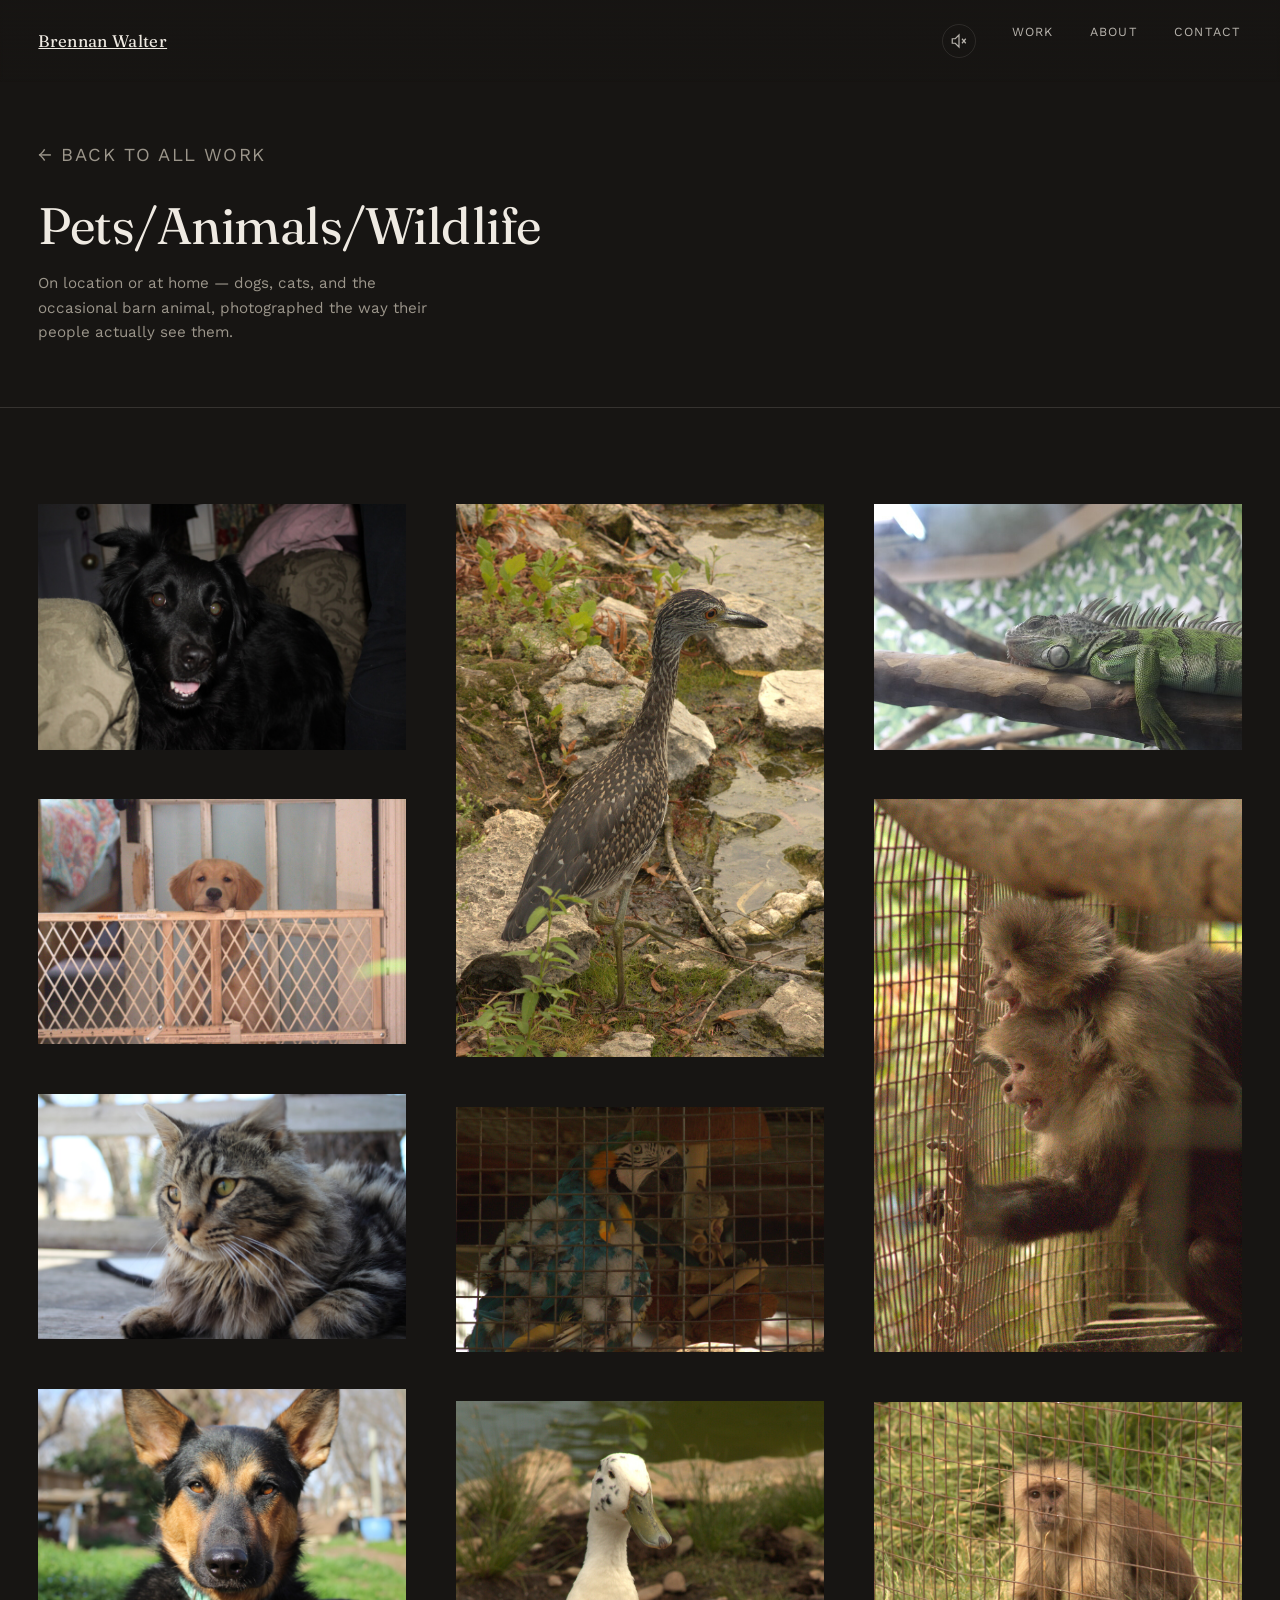
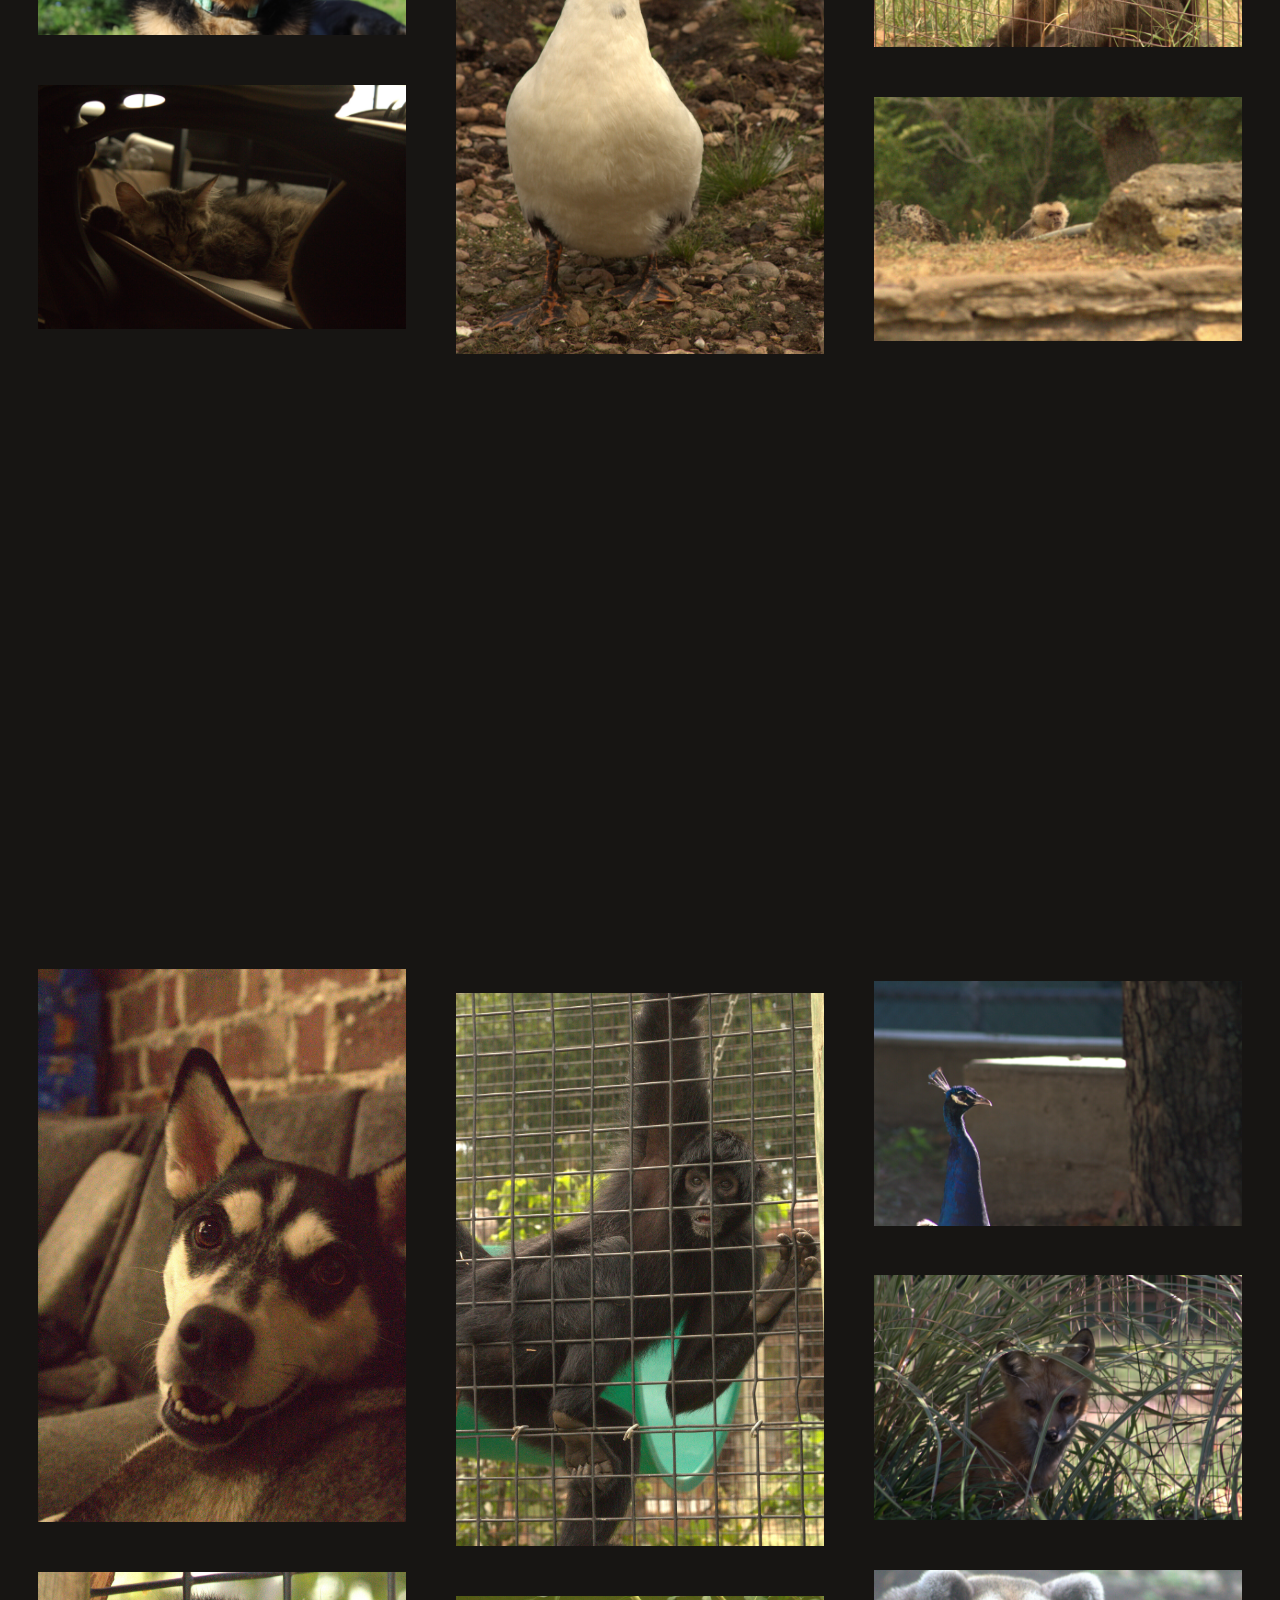
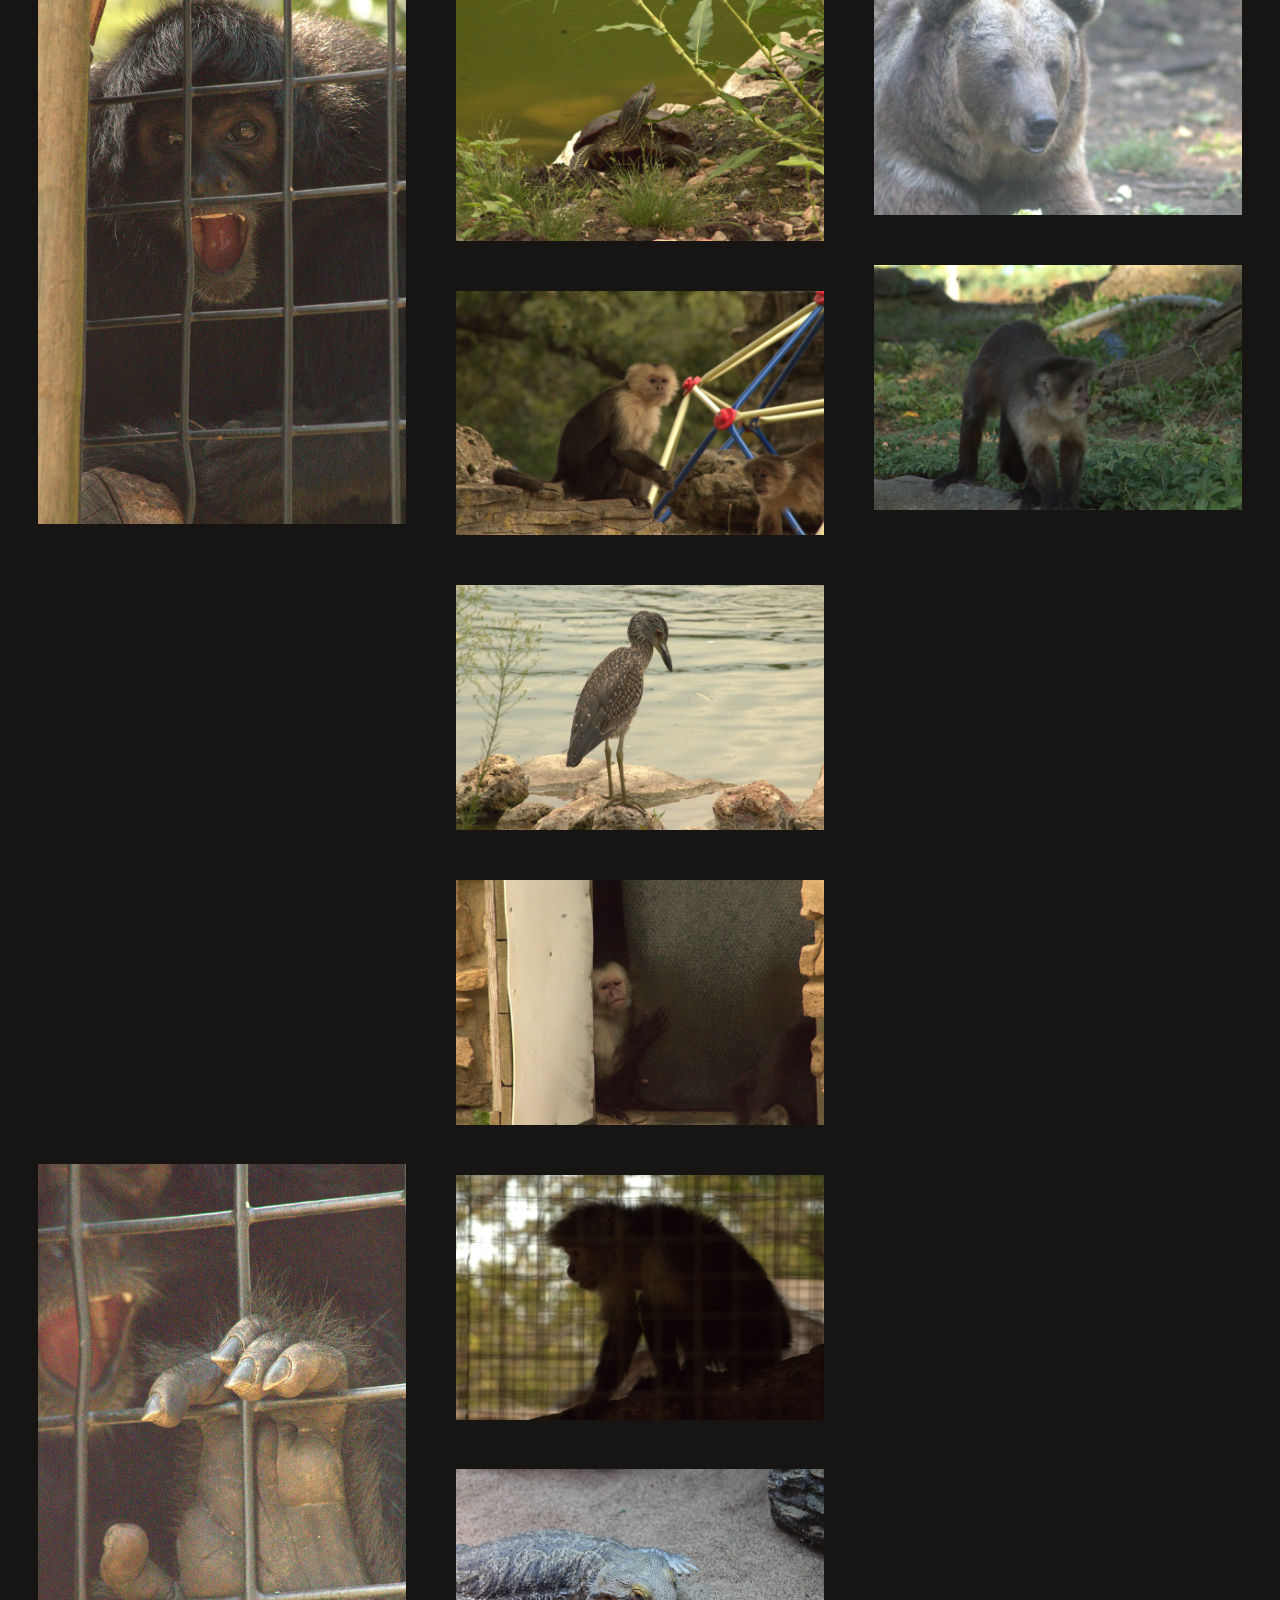
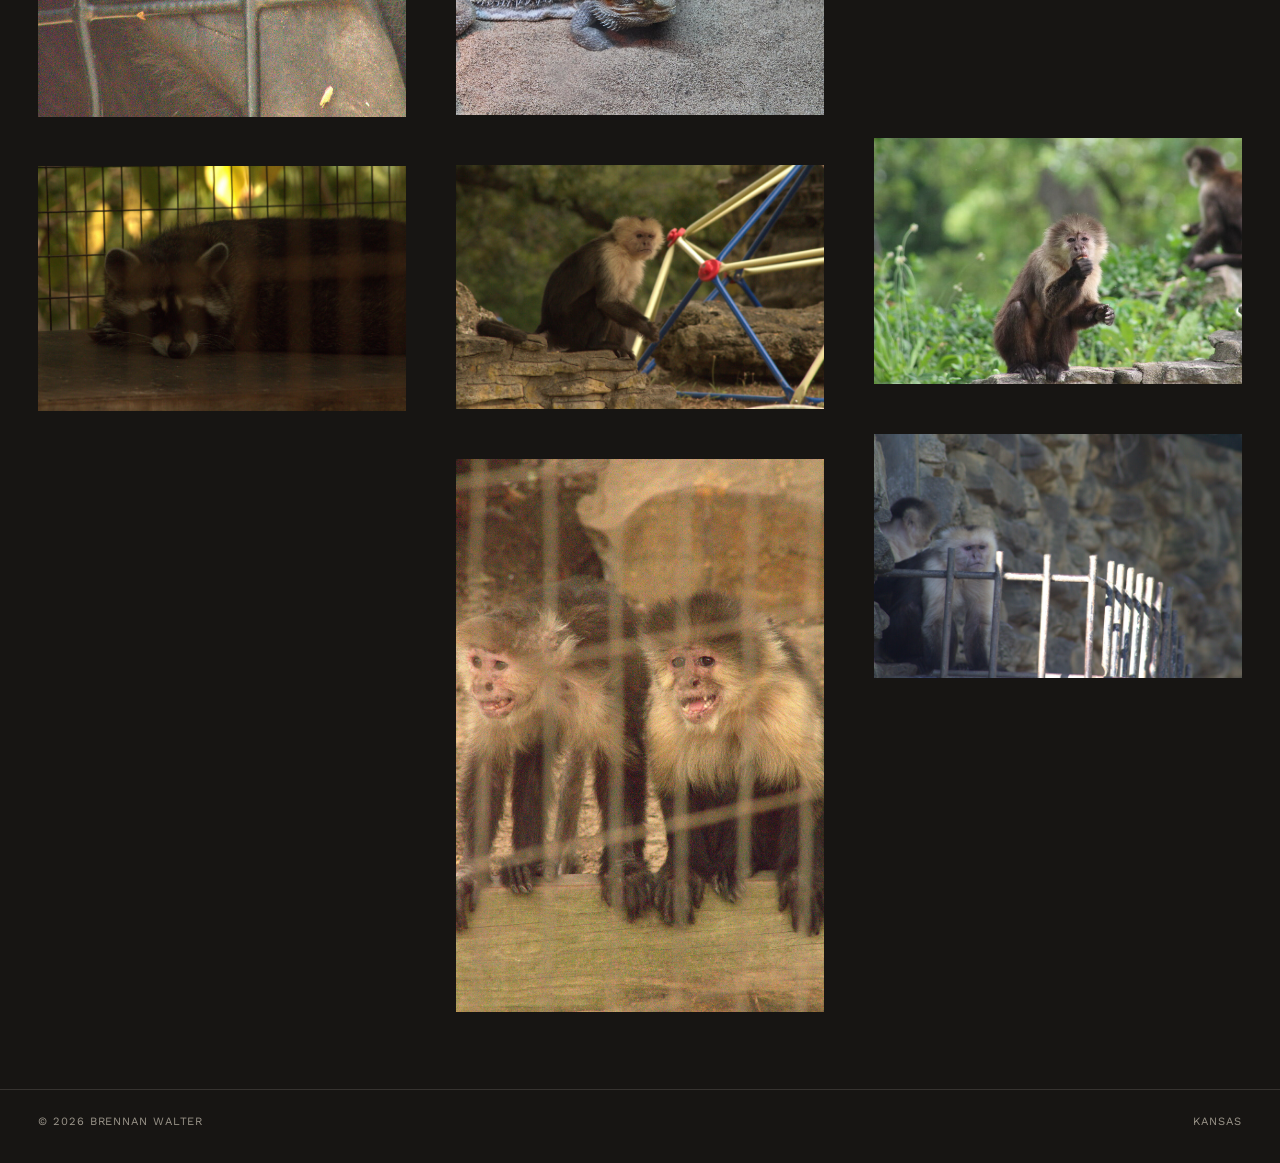
<file: pets.html>
<!DOCTYPE html>
<html lang="en">
<head>
<meta charset="UTF-8">
<meta name="viewport" content="width=device-width, initial-scale=1.0">
<title>Pets/Animals/Wildlife — Brennan Walter</title>
<meta name="description" content="Pet photography by Brennan Walter">
<link rel="preconnect" href="https://fonts.googleapis.com">
<link rel="preconnect" href="https://fonts.gstatic.com" crossorigin>
<link href="https://fonts.googleapis.com/css2?family=Fraunces:ital,opsz,wght@0,9..144,300;0,9..144,400;0,9..144,500;1,9..144,400&family=Work+Sans:wght@300;400;500;600&display=swap" rel="stylesheet">
<link rel="stylesheet" href="styles.css">
</head>
<body>

<header class="site-nav">
  <a href="index.html" class="name">Brennan Walter</a>
  <nav>
    <button id="sound-toggle" class="sound-toggle" aria-label="Toggle background sound" aria-pressed="false">
      <svg class="icon-muted" viewBox="0 0 24 24" width="18" height="18" fill="none" stroke="currentColor" stroke-width="1.6"><path d="M3 9v6h4l5 5V4L7 9H3z"/><line x1="16" y1="9" x2="21" y2="15"/><line x1="21" y1="9" x2="16" y2="15"/></svg>
      <svg class="icon-playing" viewBox="0 0 24 24" width="18" height="18" fill="none" stroke="currentColor" stroke-width="1.6" style="display:none"><path d="M3 9v6h4l5 5V4L7 9H3z"/><path d="M15.5 8.5a5 5 0 0 1 0 7"/><path d="M18 6a9 9 0 0 1 0 12"/></svg>
    </button>
    <a href="index.html#work">Work</a>
    <a href="index.html#about">About</a>
    <a href="index.html#contact">Contact</a>
  </nav>
</header>

<audio id="bg-audio" loop preload="none">
  <source src="ambient.mp3" type="audio/mpeg">
</audio>

<div class="page-hero">
  <a class="back-link" href="index.html">← Back to all work</a>
  <h1 class="display">Pets/Animals/Wildlife</h1>
  <p>On location or at home — dogs, cats, and the occasional barn animal, photographed the way their people actually see them.</p>
</div>

<section id="work">
  <div class="gallery masonry">
    <div class="frame no-crop reveal">
      <img src="black-dog-smile.jpg" alt="Happy black dog on a couch">
      <div class="cap"><span class="num">01/43</span></div>
    </div>
    <div class="frame no-crop reveal">
      <img src="golden-puppy-gate.jpg" alt="Golden retriever puppy peeking over a baby gate">
      <div class="cap"><span class="num">02/43</span></div>
    </div>
    <div class="frame no-crop reveal">
      <img src="mainecoon-lounging.jpg" alt="Maine Coon cat lounging on a porch">
      <div class="cap"><span class="num">03/43</span></div>
    </div>
    <div class="frame no-crop reveal">
      <img src="shepherd-outdoor-portrait.jpg" alt="German Shepherd portrait outdoors">
      <div class="cap"><span class="num">04/43</span></div>
    </div>
    <div class="frame no-crop reveal">
      <img src="cat-sleeping-chair.jpg" alt="Cat sleeping curled up in a chair">
      <div class="cap"><span class="num">05/43</span></div>
    </div>
    <div class="frame no-crop reveal">
      <img src="shepherd-tongue-canon.jpg" alt="German Shepherd licking its nose beside camera gear">
      <div class="cap"><span class="num">06/43</span></div>
    </div>
    <div class="frame no-crop reveal">
      <img src="white-peacock.jpg" alt="White peacock balancing on a fence rail">
      <div class="cap"><span class="num">07/43</span></div>
    </div>
    <div class="frame no-crop reveal">
      <img src="husky-mix-couch.jpg" alt="Husky mix dog looking up from a couch">
      <div class="cap"><span class="num">08/43</span></div>
    </div>
    <div class="frame no-crop reveal">
      <img src="monkey-face-closeup.jpg" alt="Close-up of a monkey behind cage bars">
      <div class="cap"><span class="num">09/43</span></div>
    </div>
    <div class="frame no-crop reveal">
      <img src="sleeping-bear.jpg" alt="Bear sleeping on a rock ledge">
      <div class="cap"><span class="num">10/43</span></div>
    </div>
    <div class="frame no-crop reveal">
      <img src="shepherd-closeup-indoor.jpg" alt="German Shepherd close portrait indoors">
      <div class="cap"><span class="num">11/43</span></div>
    </div>
    <div class="frame no-crop reveal">
      <img src="monkey-hand-cage.jpg" alt="Monkey's hand gripping cage wire">
      <div class="cap"><span class="num">12/43</span></div>
    </div>
    <div class="frame no-crop reveal">
      <img src="sleepy-raccoon.jpg" alt="Raccoon resting its head on a ledge">
      <div class="cap"><span class="num">13/43</span></div>
    </div>
    <div class="frame no-crop reveal">
      <img src="young-heron.jpg" alt="Young heron standing among rocks by water">
      <div class="cap"><span class="num">14/43</span></div>
    </div>
    <div class="frame no-crop reveal">
      <img src="macaw-preening.jpg" alt="Blue and gold macaw preening its feathers">
      <div class="cap"><span class="num">15/43</span></div>
    </div>
    <div class="frame no-crop reveal">
      <img src="white-duck.jpg" alt="White duck standing on a rocky shoreline">
      <div class="cap"><span class="num">16/43</span></div>
    </div>
    <div class="frame no-crop reveal">
      <img src="capuchin-fullbody-clean.jpg" alt="Capuchin monkey sitting outside a doorway">
      <div class="cap"><span class="num">17/43</span></div>
    </div>
    <div class="frame no-crop reveal">
      <img src="three-ducks-swimming.jpg" alt="Three ducks swimming together">
      <div class="cap"><span class="num">18/43</span></div>
    </div>
    <div class="frame no-crop reveal">
      <img src="spider-monkey-swing.jpg" alt="Spider monkey hanging on a swing">
      <div class="cap"><span class="num">19/43</span></div>
    </div>
    <div class="frame no-crop reveal">
      <img src="turtle-basking.jpg" alt="Turtle basking on the shore">
      <div class="cap"><span class="num">20/43</span></div>
    </div>
    <div class="frame no-crop reveal">
      <img src="capuchins-two-playground.jpg" alt="Two capuchin monkeys near playground equipment">
      <div class="cap"><span class="num">21/43</span></div>
    </div>
    <div class="frame no-crop reveal">
      <img src="heron-fullbody.jpg" alt="Young heron standing on rocks by the water">
      <div class="cap"><span class="num">22/43</span></div>
    </div>
    <div class="frame no-crop reveal">
      <img src="capuchin-doorway.jpg" alt="Capuchin monkey peeking through a doorway">
      <div class="cap"><span class="num">23/43</span></div>
    </div>
    <div class="frame no-crop reveal">
      <img src="monkey-silhouette.jpg" alt="Monkey silhouette against cage wire">
      <div class="cap"><span class="num">24/43</span></div>
    </div>
    <div class="frame no-crop reveal">
      <img src="bearded-dragon.jpg" alt="Bearded dragon on sand">
      <div class="cap"><span class="num">25/43</span></div>
    </div>
    <div class="frame no-crop reveal">
      <img src="capuchin-playground.jpg" alt="Capuchin monkey sitting on a stone wall">
      <div class="cap"><span class="num">26/43</span></div>
    </div>
    <div class="frame no-crop reveal">
      <img src="capuchins-baring-teeth.jpg" alt="Two capuchin monkeys baring their teeth">
      <div class="cap"><span class="num">27/43</span></div>
    </div>
    <div class="frame no-crop reveal">
      <img src="green-iguana.jpg" alt="Green iguana resting on a branch">
      <div class="cap"><span class="num">28/43</span></div>
    </div>
    <div class="frame no-crop reveal">
      <img src="monkeys-fence-two.jpg" alt="Two monkeys behind a wire fence">
      <div class="cap"><span class="num">29/43</span></div>
    </div>
    <div class="frame no-crop reveal">
      <img src="capuchin-fence-gaze.jpg" alt="Capuchin monkey gazing through a fence">
      <div class="cap"><span class="num">30/43</span></div>
    </div>
    <div class="frame no-crop reveal">
      <img src="capuchin-peeking-rocks.jpg" alt="Capuchin monkey peeking over rocks">
      <div class="cap"><span class="num">31/43</span></div>
    </div>
    <div class="frame no-crop reveal">
      <img src="white-swan.jpg" alt="White swan swimming on dark water">
      <div class="cap"><span class="num">32/43</span></div>
    </div>
    <div class="frame no-crop reveal">
      <img src="capuchin-bokeh-portrait.jpg" alt="Capuchin monkey portrait with soft green background">
      <div class="cap"><span class="num">33/43</span></div>
    </div>
    <div class="frame no-crop reveal">
      <img src="blue-peacock.jpg" alt="Blue peacock in profile">
      <div class="cap"><span class="num">34/43</span></div>
    </div>
    <div class="frame no-crop reveal">
      <img src="red-fox-grass.jpg" alt="Red fox peeking through tall grass">
      <div class="cap"><span class="num">35/43</span></div>
    </div>
    <div class="frame no-crop reveal">
      <img src="bear-face-detail.jpg" alt="Close-up of a bear's face">
      <div class="cap"><span class="num">36/43</span></div>
    </div>
    <div class="frame no-crop reveal">
      <img src="capuchin-walking-clean.jpg" alt="Capuchin monkey walking on a rock">
      <div class="cap"><span class="num">37/43</span></div>
    </div>
    <div class="frame no-crop reveal">
      <img src="raccoon-alert.jpg" alt="Alert raccoon perched on a branch">
      <div class="cap"><span class="num">38/43</span></div>
    </div>
    <div class="frame no-crop reveal">
      <img src="bear-awake-closeup.jpg" alt="Bear lying down looking at camera">
      <div class="cap"><span class="num">39/43</span></div>
    </div>
    <div class="frame no-crop reveal">
      <img src="peahen-profile.jpg" alt="Peahen profile portrait">
      <div class="cap"><span class="num">40/43</span></div>
    </div>
    <div class="frame no-crop reveal">
      <img src="spider-monkey-climbing.jpg" alt="Spider monkey climbing cage wire">
      <div class="cap"><span class="num">41/43</span></div>
    </div>
    <div class="frame no-crop reveal">
      <img src="capuchin-eating-treat1.jpg" alt="Capuchin monkey eating a treat">
      <div class="cap"><span class="num">42/43</span></div>
    </div>
    <div class="frame no-crop reveal">
      <img src="capuchin-stone-wall.jpg" alt="Capuchin monkey looking over a stone wall">
      <div class="cap"><span class="num">43/43</span></div>
    </div>
  </div>
</section>

<footer>
  <span>&copy; 2026 Brennan Walter</span>
  <span>Kansas</span>
</footer>

<script>
  const revealEls = document.querySelectorAll('.reveal');
  const io = new IntersectionObserver((entries) => {
    entries.forEach(e => { if (e.isIntersecting) { e.target.classList.add('in'); io.unobserve(e.target); } });
  }, { threshold: 0.15 });
  revealEls.forEach(el => io.observe(el));
</script>
<script src="audio.js"></script>

</body>
</html>
</file>
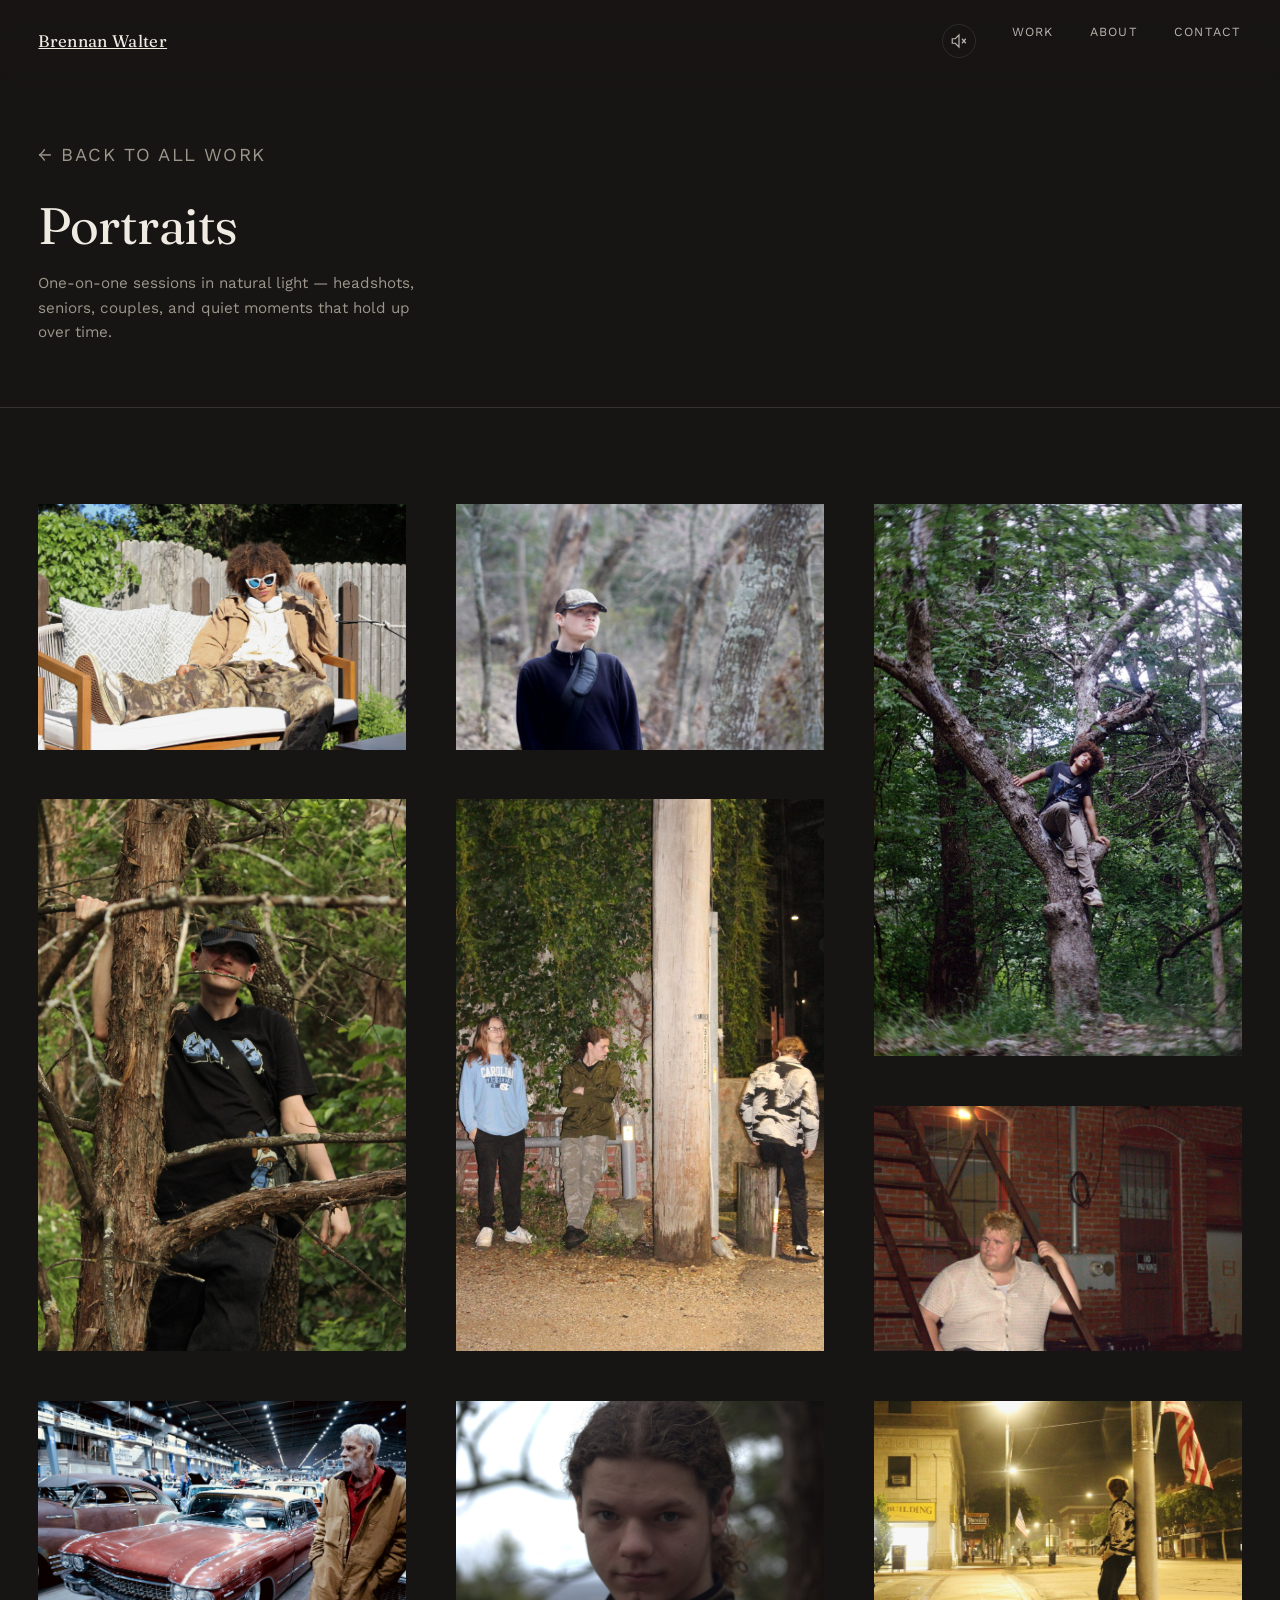
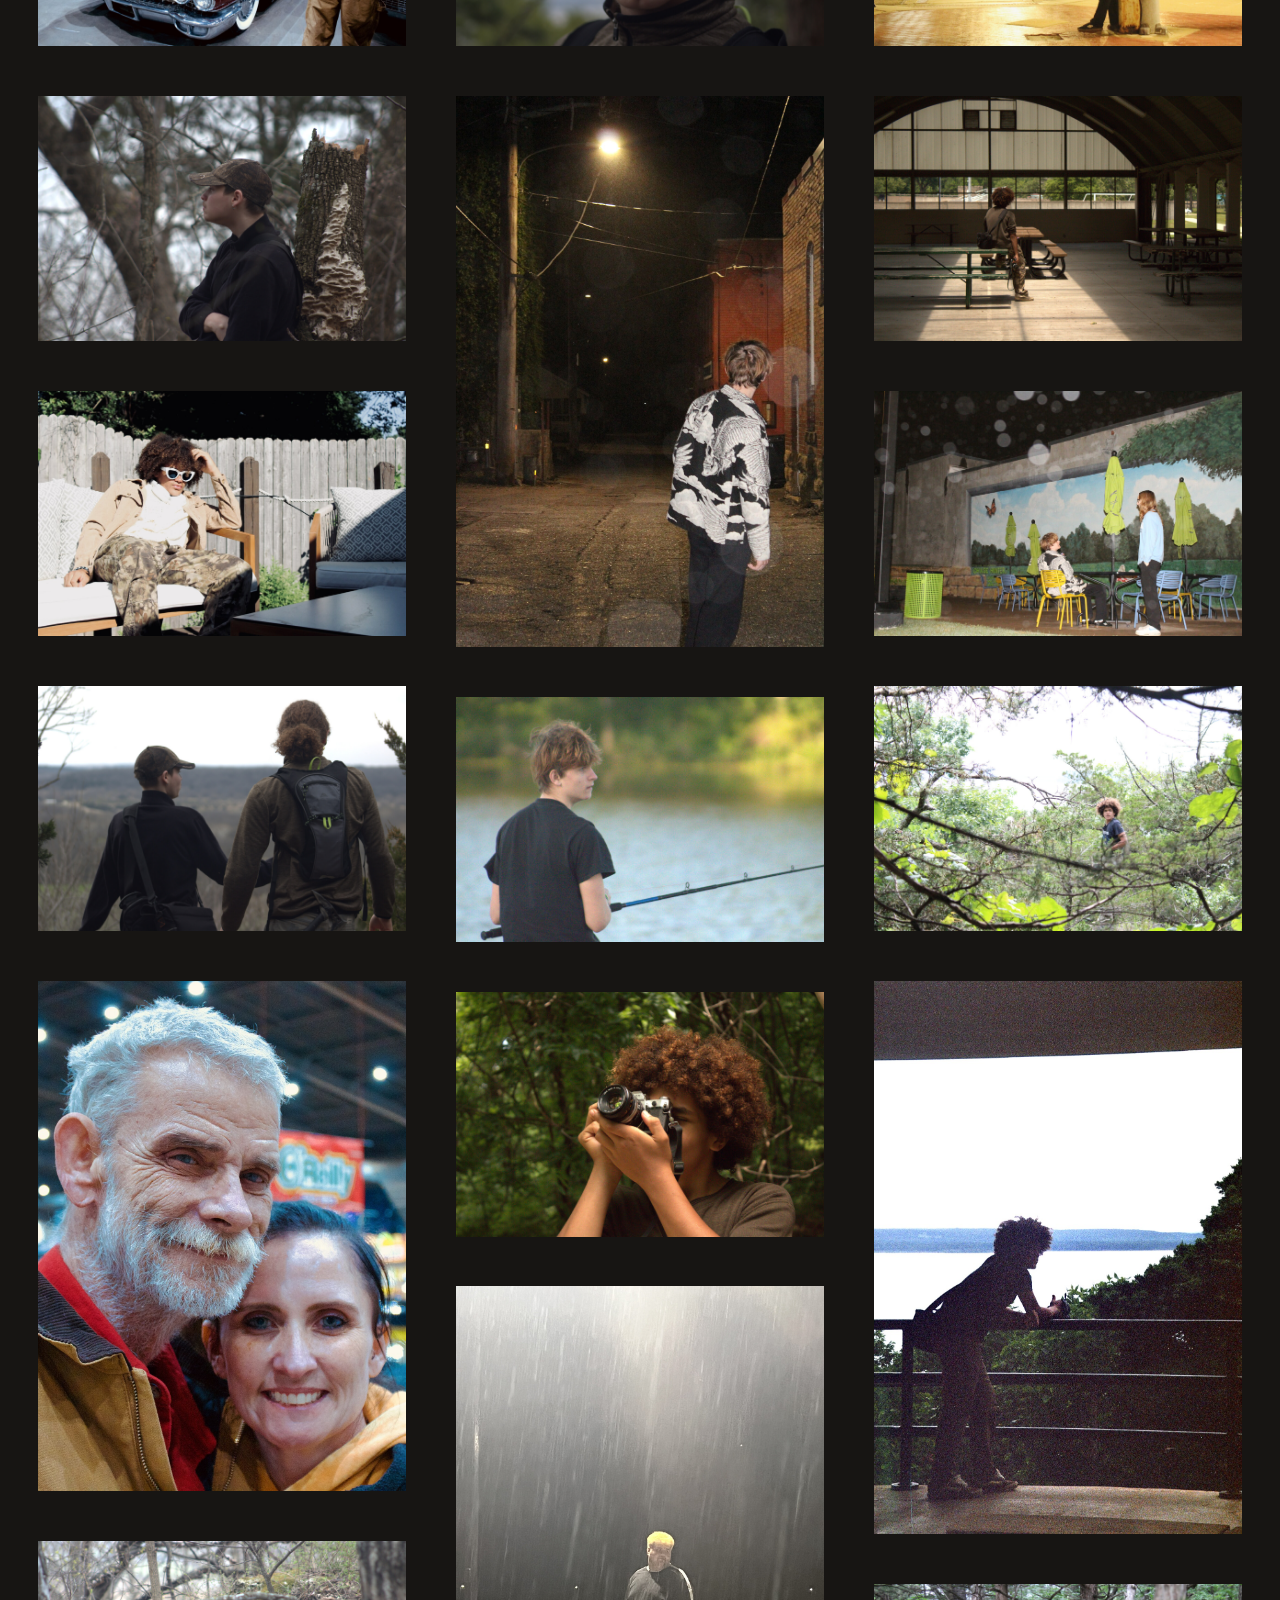
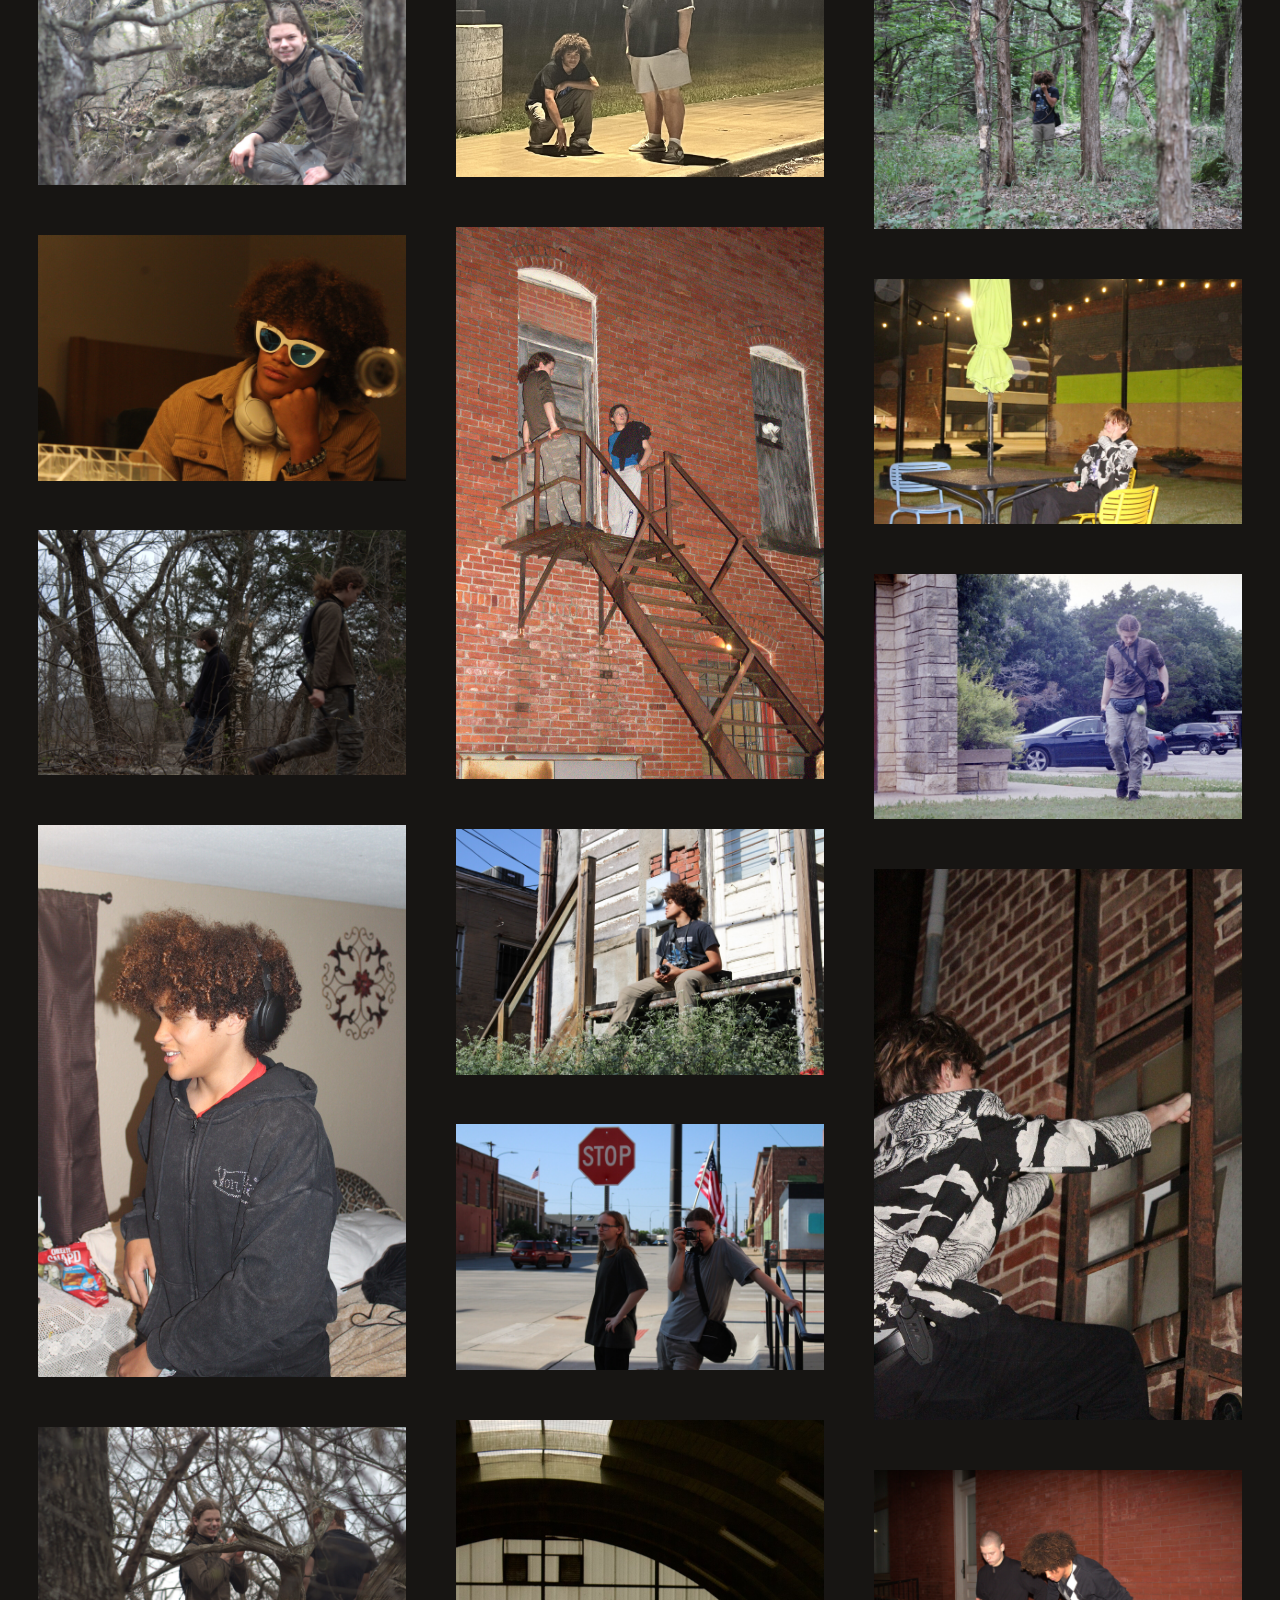
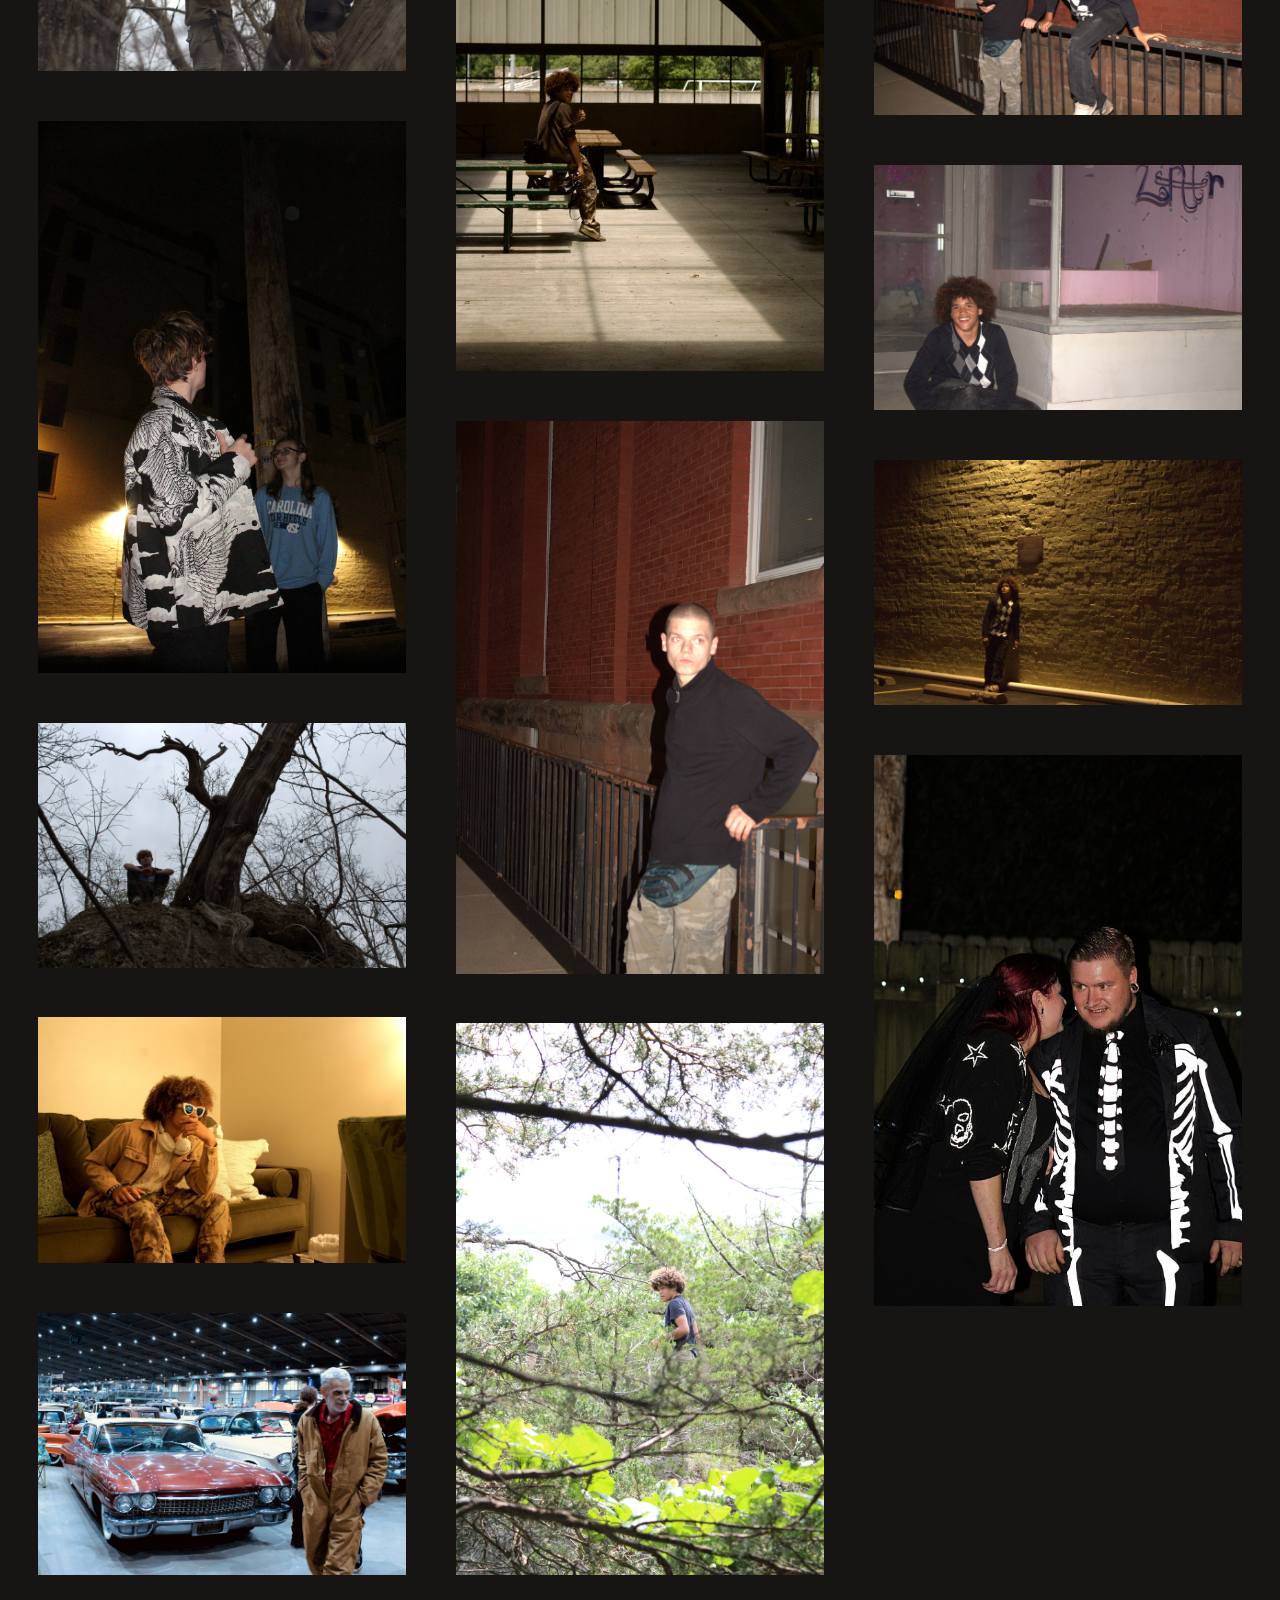
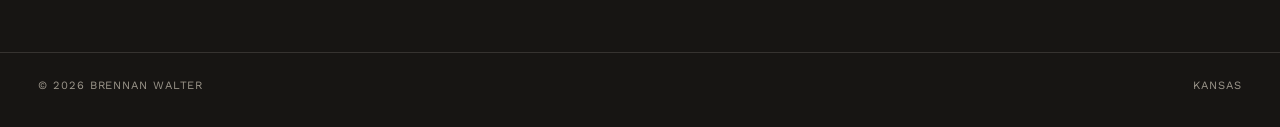
<file: portraits.html>
<!DOCTYPE html>
<html lang="en">
<head>
<meta charset="UTF-8">
<meta name="viewport" content="width=device-width, initial-scale=1.0">
<title>Portraits — Brennan Walter</title>
<meta name="description" content="Portrait photography by Brennan Walter">
<link rel="preconnect" href="https://fonts.googleapis.com">
<link rel="preconnect" href="https://fonts.gstatic.com" crossorigin>
<link href="https://fonts.googleapis.com/css2?family=Fraunces:ital,opsz,wght@0,9..144,300;0,9..144,400;0,9..144,500;1,9..144,400&family=Work+Sans:wght@300;400;500;600&display=swap" rel="stylesheet">
<link rel="stylesheet" href="styles.css">
</head>
<body>

<header class="site-nav">
  <a href="index.html" class="name">Brennan Walter</a>
  <nav>
    <button id="sound-toggle" class="sound-toggle" aria-label="Toggle background sound" aria-pressed="false">
      <svg class="icon-muted" viewBox="0 0 24 24" width="18" height="18" fill="none" stroke="currentColor" stroke-width="1.6"><path d="M3 9v6h4l5 5V4L7 9H3z"/><line x1="16" y1="9" x2="21" y2="15"/><line x1="21" y1="9" x2="16" y2="15"/></svg>
      <svg class="icon-playing" viewBox="0 0 24 24" width="18" height="18" fill="none" stroke="currentColor" stroke-width="1.6" style="display:none"><path d="M3 9v6h4l5 5V4L7 9H3z"/><path d="M15.5 8.5a5 5 0 0 1 0 7"/><path d="M18 6a9 9 0 0 1 0 12"/></svg>
    </button>
    <a href="index.html#work">Work</a>
    <a href="index.html#about">About</a>
    <a href="index.html#contact">Contact</a>
  </nav>
</header>

<audio id="bg-audio" loop preload="none">
  <source src="ambient.mp3" type="audio/mpeg">
</audio>

<div class="page-hero">
  <a class="back-link" href="index.html">← Back to all work</a>
  <h1 class="display">Portraits</h1>
  <p>One-on-one sessions in natural light — headshots, seniors, couples, and quiet moments that hold up over time.</p>
</div>

<section id="work">
  <div class="gallery masonry">
    <div class="frame no-crop reveal">
      <img src="sunglasses-patio-1.jpg" alt="Portrait on a sunlit patio, sunglasses and headphones">
      <div class="cap"><span class="num">01/44</span></div>
    </div>
    <div class="frame no-crop reveal">
      <img src="tree-perch-cap.jpg" alt="Portrait of a young man perched in a tree, wearing a cap">
      <div class="cap"><span class="num">02/44</span></div>
    </div>
    <div class="frame no-crop reveal">
      <img src="carshow-portrait.jpg" alt="Older man at a classic car show">
      <div class="cap"><span class="num">03/44</span></div>
    </div>
    <div class="frame no-crop reveal">
      <img src="woods-profile-cap.jpg" alt="Profile portrait in the woods, wearing a cap">
      <div class="cap"><span class="num">04/44</span></div>
    </div>
    <div class="frame no-crop reveal">
      <img src="sunglasses-patio-2.jpg" alt="Portrait on a sunlit patio, second pose">
      <div class="cap"><span class="num">05/44</span></div>
    </div>
    <div class="frame no-crop reveal">
      <img src="overlook-two-from-behind.jpg" alt="Two hikers looking out over a wide valley">
      <div class="cap"><span class="num">06/44</span></div>
    </div>
    <div class="frame no-crop reveal">
      <img src="carshow-couple-closeup.jpg" alt="Close portrait of a father and daughter at a car show">
      <div class="cap"><span class="num">07/44</span></div>
    </div>
    <div class="frame no-crop reveal">
      <img src="rocks-seated-smiling.jpg" alt="Portrait of a young man seated on rocks, smiling">
      <div class="cap"><span class="num">08/44</span></div>
    </div>
    <div class="frame no-crop reveal">
      <img src="sunglasses-chin-rest.jpg" alt="Close portrait, chin resting on hand, sunglasses">
      <div class="cap"><span class="num">09/44</span></div>
    </div>
    <div class="frame no-crop reveal">
      <img src="woods-walking-two.jpg" alt="Two people walking through bare winter woods">
      <div class="cap"><span class="num">10/44</span></div>
    </div>
    <div class="frame no-crop reveal">
      <img src="profile-headphones-indoor.jpg" alt="Profile portrait indoors, wearing headphones">
      <div class="cap"><span class="num">11/44</span></div>
    </div>
    <div class="frame no-crop reveal">
      <img src="treebranch-laughing.jpg" alt="Portrait laughing while holding a tree branch">
      <div class="cap"><span class="num">12/44</span></div>
    </div>
    <div class="frame no-crop reveal">
      <img src="night-streetlamp-two.jpg" alt="Two people under a streetlamp at night">
      <div class="cap"><span class="num">13/44</span></div>
    </div>
    <div class="frame no-crop reveal">
      <img src="cliff-tree-lookup.jpg" alt="Person seated beneath an old tree on a cliff, looking up">
      <div class="cap"><span class="num">14/44</span></div>
    </div>
    <div class="frame no-crop reveal">
      <img src="sunglasses-couch-phone.jpg" alt="Portrait on a couch holding a phone, sunglasses on">
      <div class="cap"><span class="num">15/44</span></div>
    </div>
    <div class="frame no-crop reveal">
      <img src="carshow-walking.jpg" alt="Man walking through a classic car show">
      <div class="cap"><span class="num">16/44</span></div>
    </div>
    <div class="frame no-crop reveal">
      <img src="woods-distant-gaze.jpg" alt="Portrait in the woods, looking into the distance">
      <div class="cap"><span class="num">17/44</span></div>
    </div>
    <div class="frame no-crop reveal">
      <img src="night-pole-three.jpg" alt="Three people standing near a utility pole at night">
      <div class="cap"><span class="num">18/44</span></div>
    </div>
    <div class="frame no-crop reveal">
      <img src="forest-closeup-serious.jpg" alt="Close portrait in the forest, serious expression">
      <div class="cap"><span class="num">19/44</span></div>
    </div>
    <div class="frame no-crop reveal">
      <img src="back-alley-solo.jpg" alt="Figure standing alone in a dark alley at night">
      <div class="cap"><span class="num">20/44</span></div>
    </div>
    <div class="frame no-crop reveal">
      <img src="lakeside-fishing.jpg" alt="Portrait fishing beside a lake at golden hour">
      <div class="cap"><span class="num">21/44</span></div>
    </div>
    <div class="frame no-crop reveal">
      <img src="film-camera-closeup.jpg" alt="Close portrait shooting a film camera in the woods">
      <div class="cap"><span class="num">22/44</span></div>
    </div>
    <div class="frame no-crop reveal">
      <img src="rain-streetlight-two.jpg" alt="Two people standing in the rain under a streetlight">
      <div class="cap"><span class="num">23/44</span></div>
    </div>
    <div class="frame no-crop reveal">
      <img src="fire-escape-two.jpg" alt="Two people on a brick building's fire escape">
      <div class="cap"><span class="num">24/44</span></div>
    </div>
    <div class="frame no-crop reveal">
      <img src="architectural-perch.jpg" alt="Portrait seated on a ledge holding a film camera">
      <div class="cap"><span class="num">25/44</span></div>
    </div>
    <div class="frame no-crop reveal">
      <img src="stop-sign-camera.jpg" alt="Two people on a street corner, one taking a photo">
      <div class="cap"><span class="num">26/44</span></div>
    </div>
    <div class="frame no-crop reveal">
      <img src="pavilion-bench-wide.jpg" alt="Wide shot of a portrait subject seated in an old pavilion">
      <div class="cap"><span class="num">27/44</span></div>
    </div>
    <div class="frame no-crop reveal">
      <img src="night-brick-railing.jpg" alt="Night portrait leaning against a brick railing">
      <div class="cap"><span class="num">28/44</span></div>
    </div>
    <div class="frame no-crop reveal">
      <img src="woods-glance-back.jpg" alt="Portrait glancing back while walking through woods">
      <div class="cap"><span class="num">29/44</span></div>
    </div>
    <div class="frame no-crop reveal">
      <img src="tree-perch-blur.jpg" alt="Portrait perched in a tree, motion blur">
      <div class="cap"><span class="num">30/44</span></div>
    </div>
    <div class="frame no-crop reveal">
      <img src="brick-alley-portrait.jpg" alt="Portrait against a brick wall at night">
      <div class="cap"><span class="num">31/44</span></div>
    </div>
    <div class="frame no-crop reveal">
      <img src="downtown-pole-night.jpg" alt="Portrait leaning on a lamp post on an empty downtown street at night">
      <div class="cap"><span class="num">32/44</span></div>
    </div>
    <div class="frame no-crop reveal">
      <img src="pavilion-bench-side.jpg" alt="Side view of a subject seated in an old pavilion">
      <div class="cap"><span class="num">33/44</span></div>
    </div>
    <div class="frame no-crop reveal">
      <img src="mural-umbrellas-two.jpg" alt="Two people talking at night in front of a mural">
      <div class="cap"><span class="num">34/44</span></div>
    </div>
    <div class="frame no-crop reveal">
      <img src="trees-closeup-gaze.jpg" alt="Close portrait through tree branches">
      <div class="cap"><span class="num">35/44</span></div>
    </div>
    <div class="frame no-crop reveal">
      <img src="lake-overlook-silhouette.jpg" alt="Silhouette leaning on a railing overlooking a lake">
      <div class="cap"><span class="num">36/44</span></div>
    </div>
    <div class="frame no-crop reveal">
      <img src="forest-phone-call.jpg" alt="Portrait walking through the forest on a phone call">
      <div class="cap"><span class="num">37/44</span></div>
    </div>
    <div class="frame no-crop reveal">
      <img src="patio-thinking-solo.jpg" alt="Portrait alone on a night patio, thoughtful pose">
      <div class="cap"><span class="num">38/44</span></div>
    </div>
    <div class="frame no-crop reveal">
      <img src="parking-lot-walk.jpg" alt="Portrait walking through a parking lot with camera gear">
      <div class="cap"><span class="num">39/44</span></div>
    </div>
    <div class="frame no-crop reveal">
      <img src="ladder-climb-night.jpg" alt="Portrait climbing a metal ladder against a brick wall at night">
      <div class="cap"><span class="num">40/44</span></div>
    </div>
    <div class="frame no-crop reveal">
      <img src="railing-climb-two.jpg" alt="Two people at night, one climbing over a railing">
      <div class="cap"><span class="num">41/44</span></div>
    </div>
    <div class="frame no-crop reveal">
      <img src="abandoned-storefront-smile.jpg" alt="Portrait smiling in front of an abandoned storefront">
      <div class="cap"><span class="num">42/44</span></div>
    </div>
    <div class="frame no-crop reveal">
      <img src="brick-wall-spotlight.jpg" alt="Portrait standing under a spotlight against a brick wall">
      <div class="cap"><span class="num">43/44</span></div>
    </div>
    <div class="frame no-crop reveal">
      <img src="skeleton-costume-couple.jpg" alt="Couple in matching skeleton costumes at night">
      <div class="cap"><span class="num">44/44</span></div>
    </div>
  </div>
</section>

<footer>
  <span>&copy; 2026 Brennan Walter</span>
  <span>Kansas</span>
</footer>

<script>
  const revealEls = document.querySelectorAll('.reveal');
  const io = new IntersectionObserver((entries) => {
    entries.forEach(e => {
      if (e.isIntersecting) { e.target.classList.add('in'); io.unobserve(e.target); }
    });
  }, { threshold: 0.15 });
  revealEls.forEach(el => io.observe(el));
</script>
<script src="audio.js"></script>

</body>
</html>
</file>
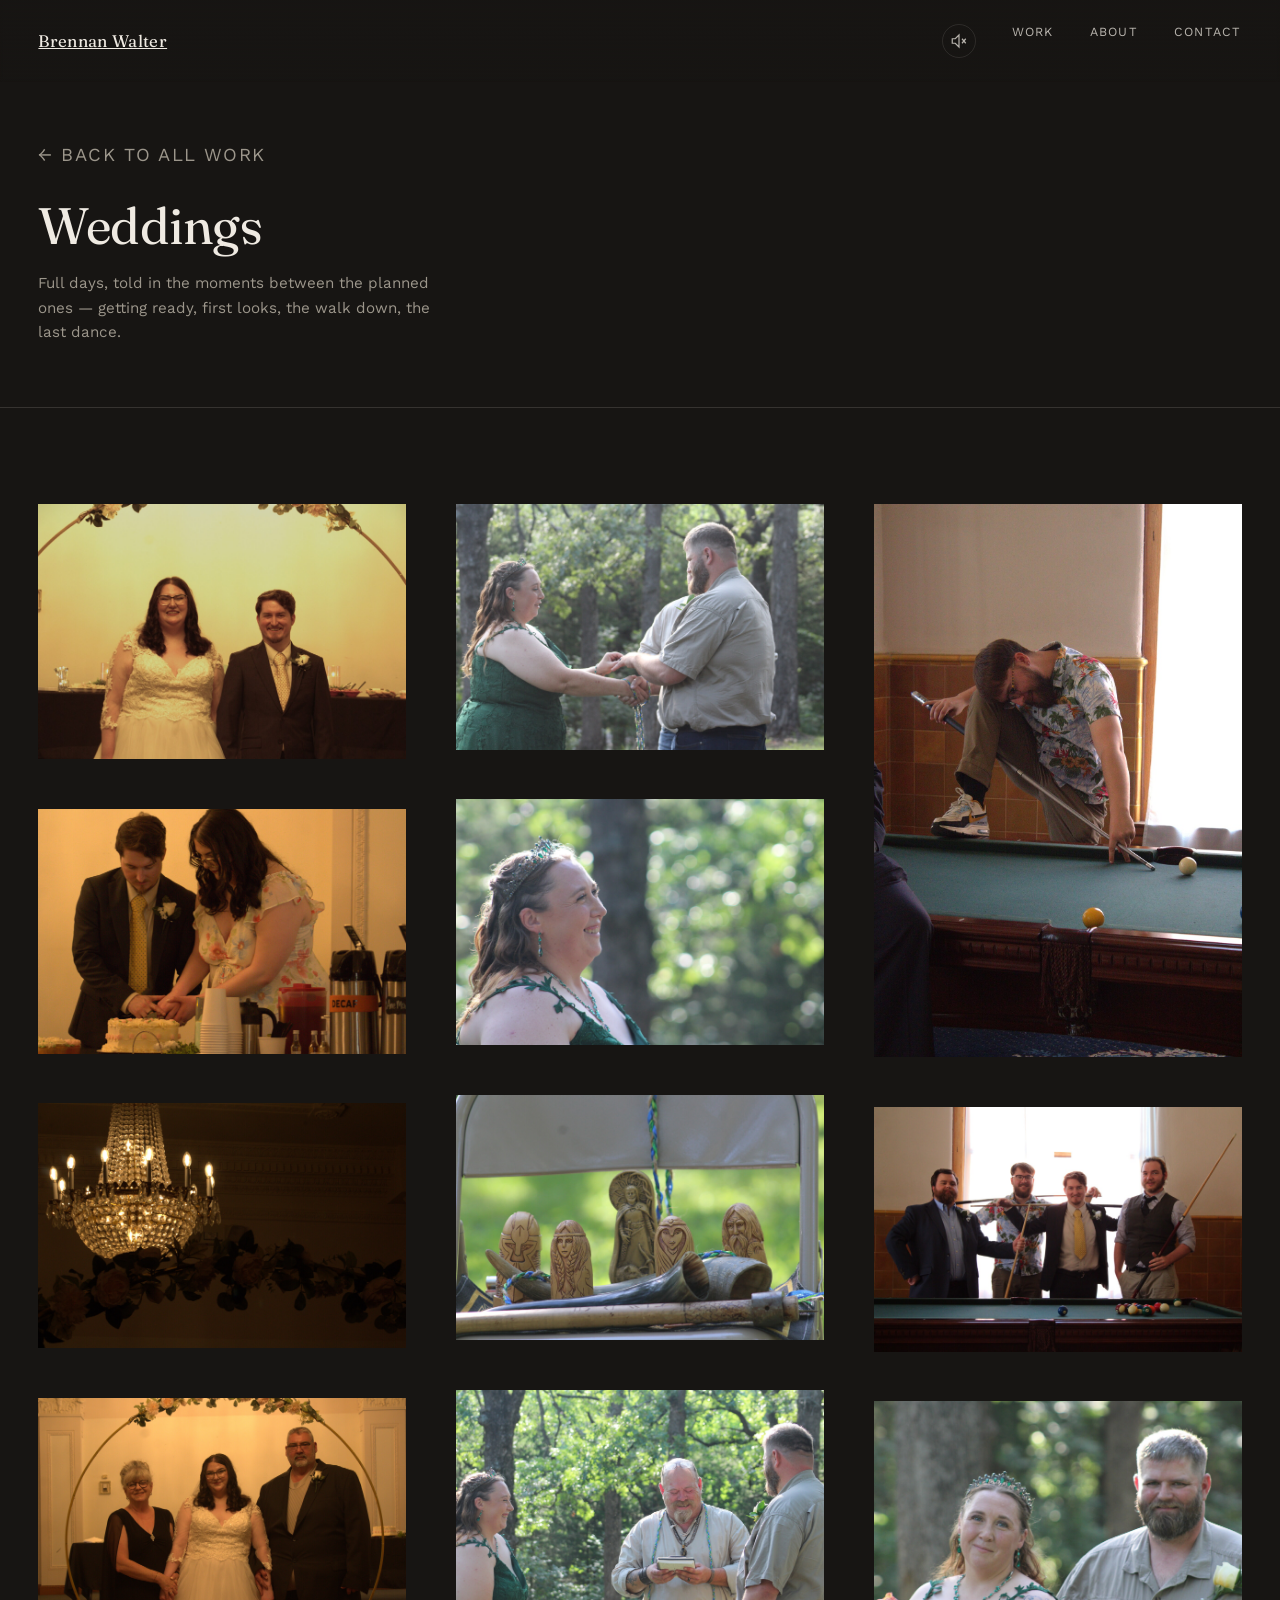
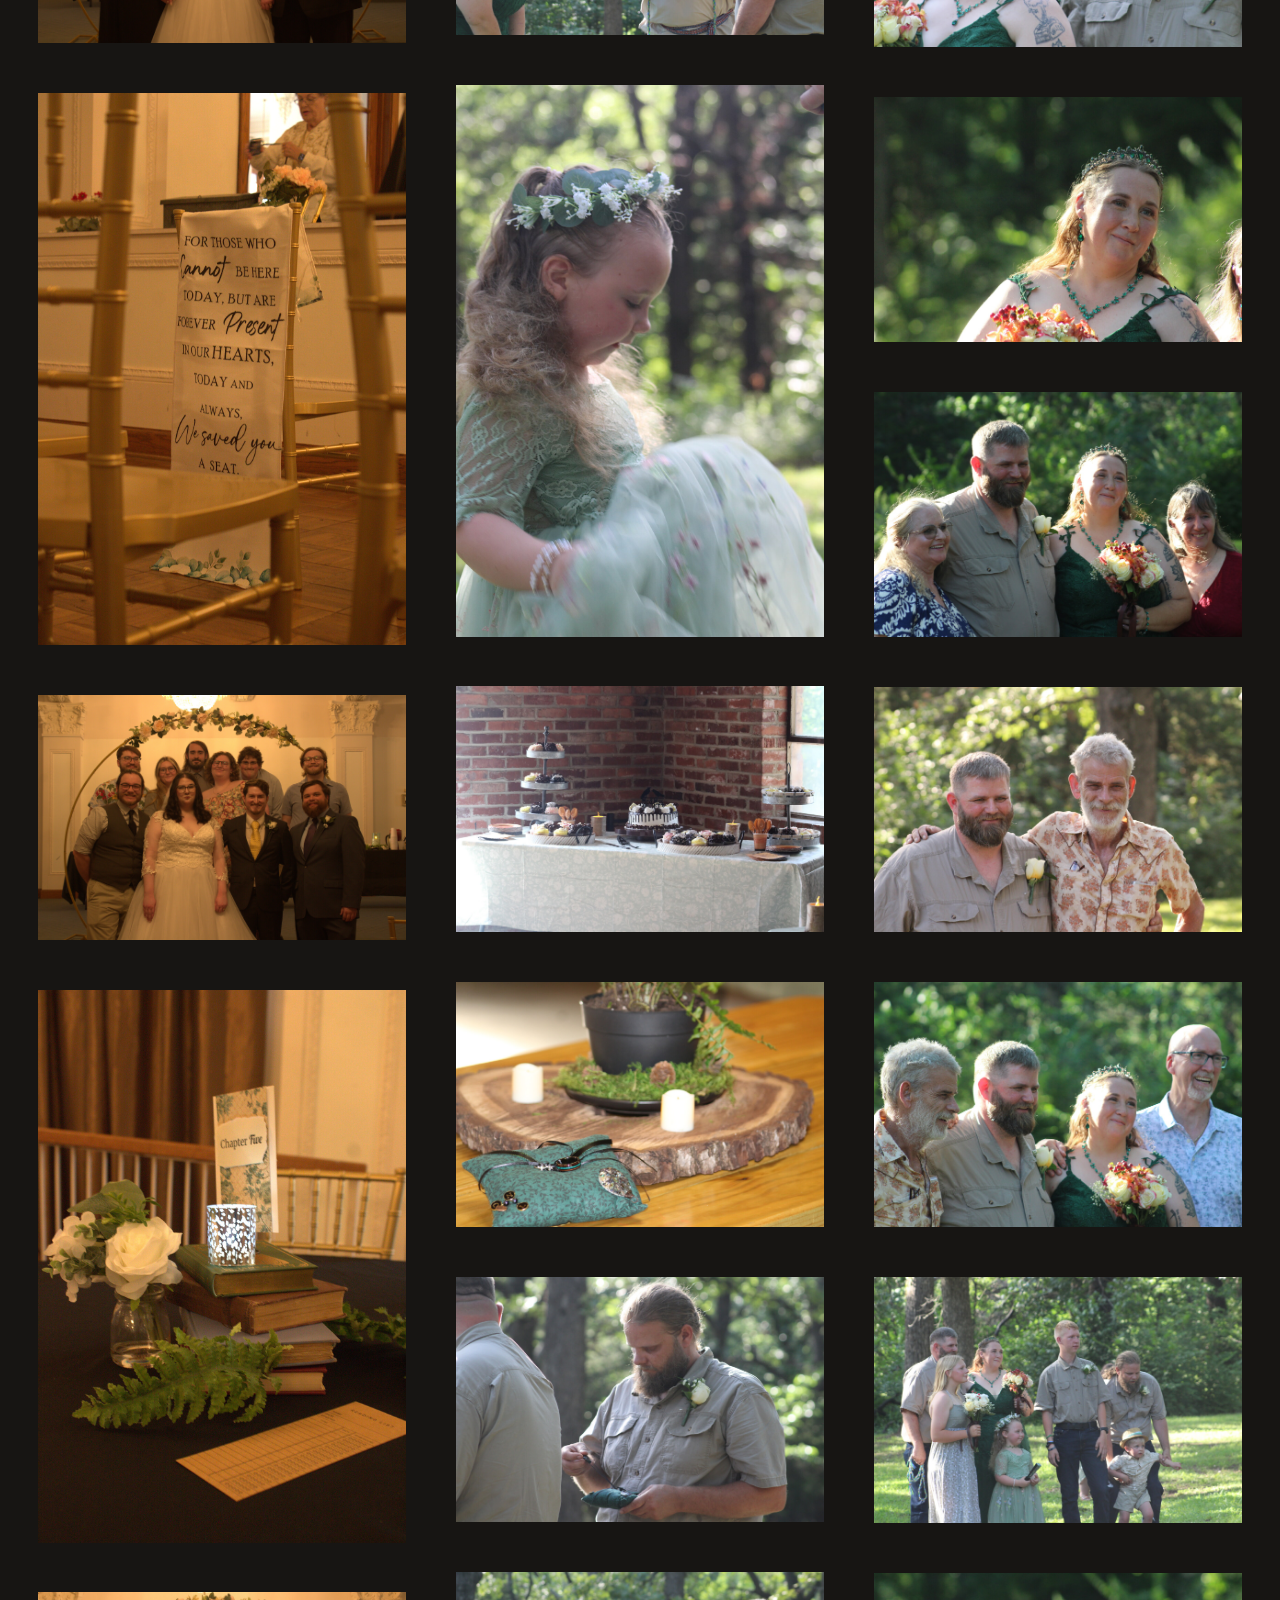
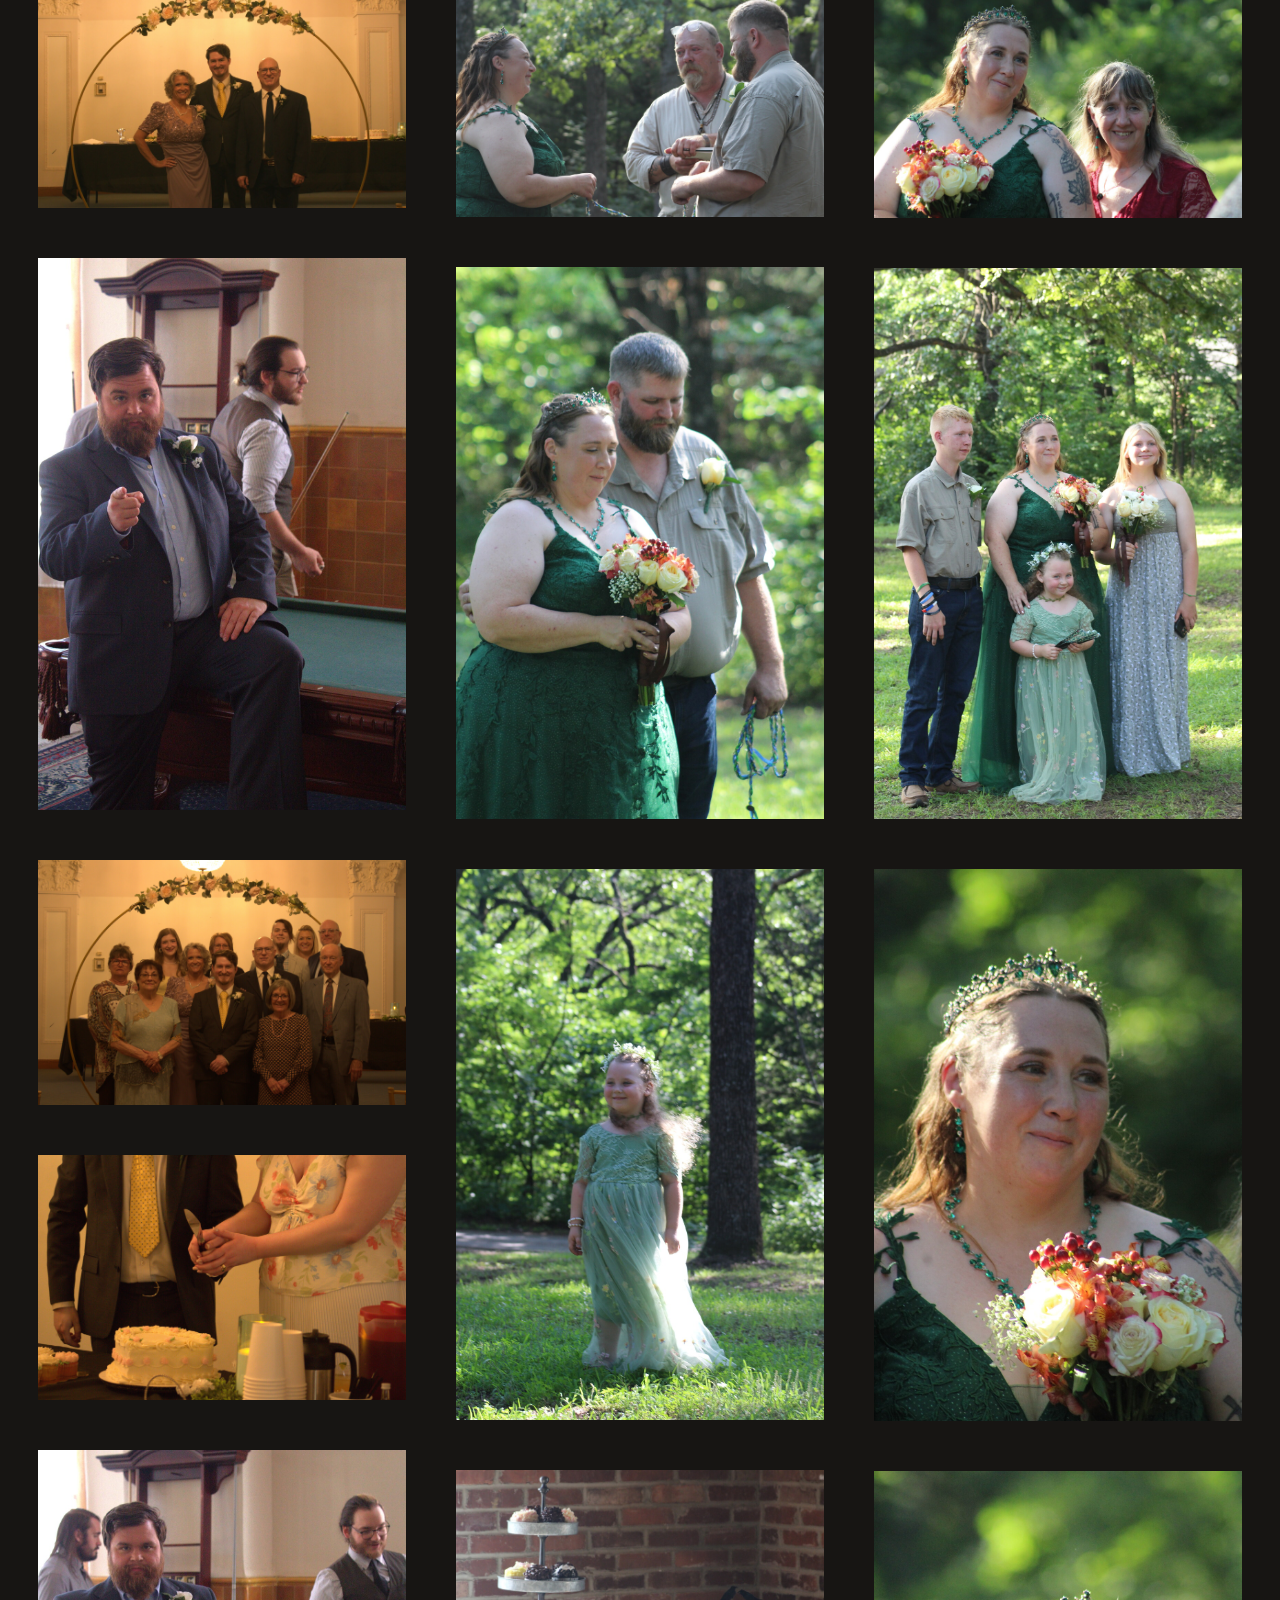
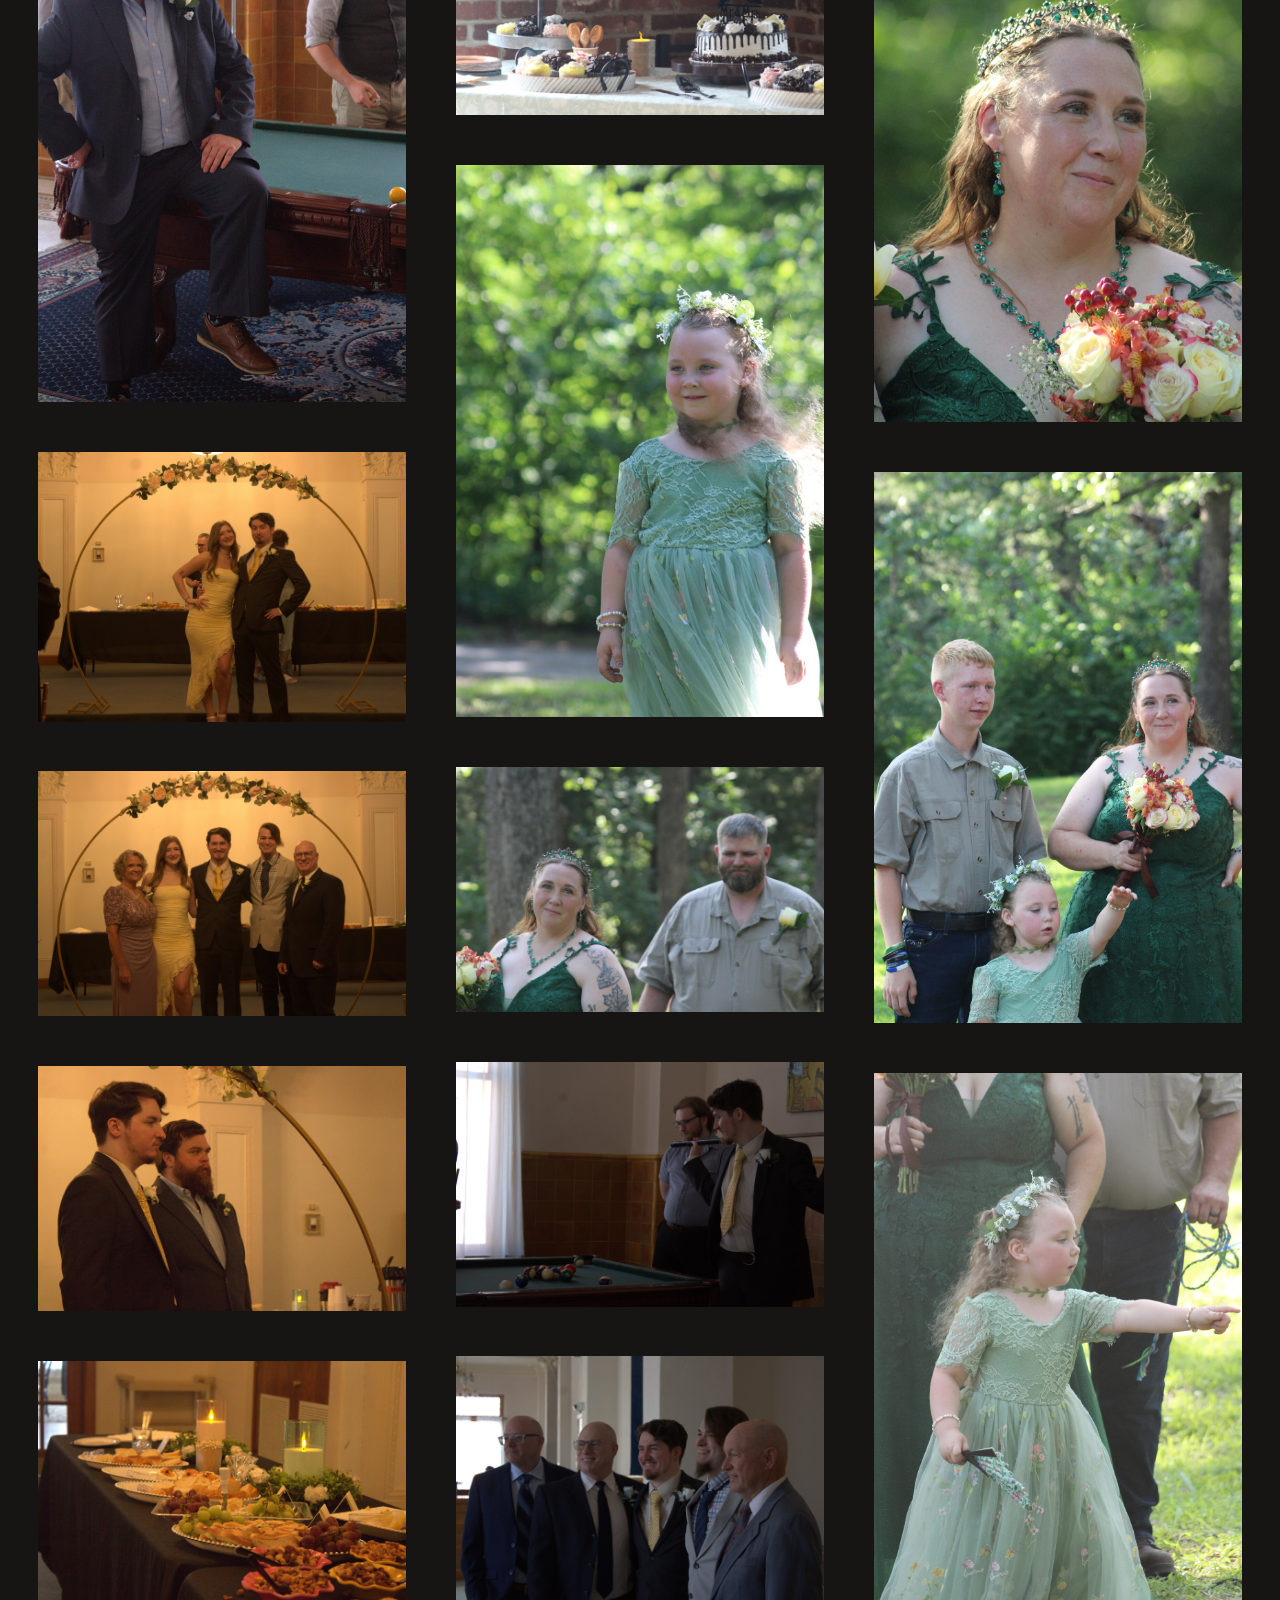
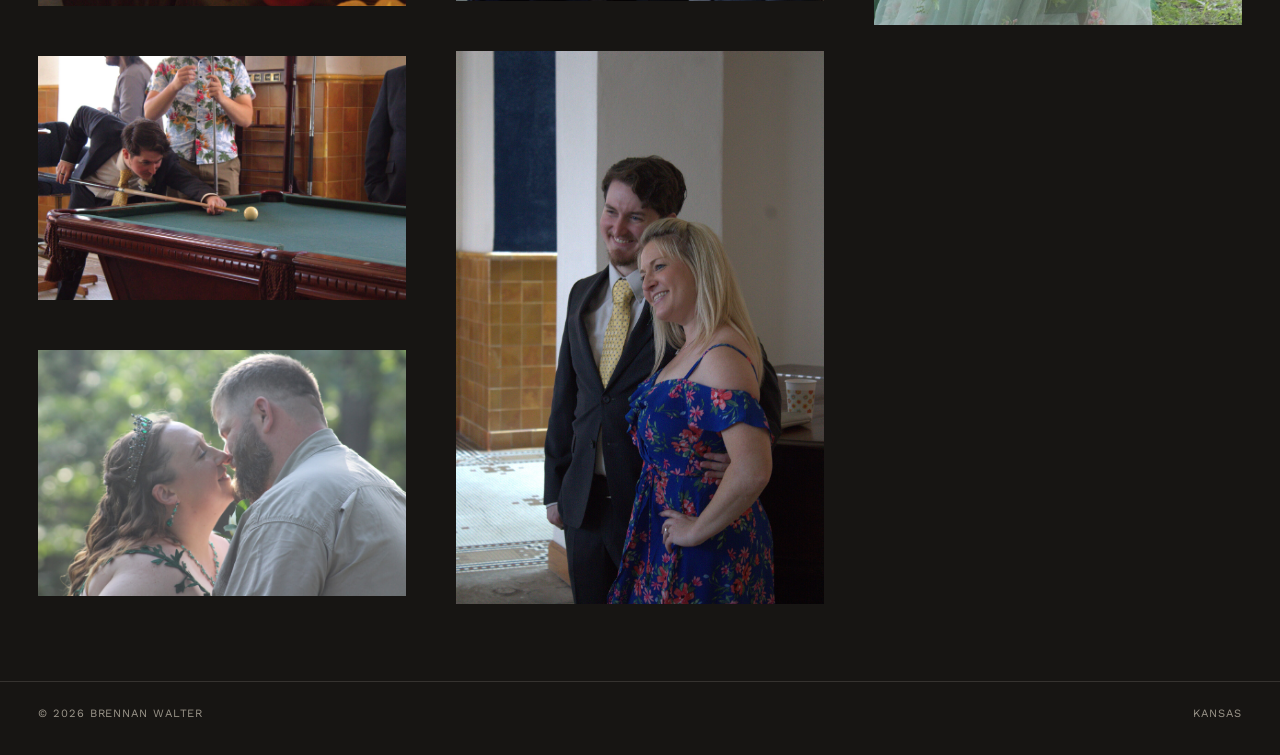
<file: weddings.html>
<!DOCTYPE html>
<html lang="en">
<head>
<meta charset="UTF-8">
<meta name="viewport" content="width=device-width, initial-scale=1.0">
<title>Weddings — Brennan Walter</title>
<meta name="description" content="Wedding photography by Brennan Walter">
<link rel="preconnect" href="https://fonts.googleapis.com">
<link rel="preconnect" href="https://fonts.gstatic.com" crossorigin>
<link href="https://fonts.googleapis.com/css2?family=Fraunces:ital,opsz,wght@0,9..144,300;0,9..144,400;0,9..144,500;1,9..144,400&family=Work+Sans:wght@300;400;500;600&display=swap" rel="stylesheet">
<link rel="stylesheet" href="styles.css">
</head>
<body>

<header class="site-nav">
  <a href="index.html" class="name">Brennan Walter</a>
  <nav>
    <button id="sound-toggle" class="sound-toggle" aria-label="Toggle background sound" aria-pressed="false">
      <svg class="icon-muted" viewBox="0 0 24 24" width="18" height="18" fill="none" stroke="currentColor" stroke-width="1.6"><path d="M3 9v6h4l5 5V4L7 9H3z"/><line x1="16" y1="9" x2="21" y2="15"/><line x1="21" y1="9" x2="16" y2="15"/></svg>
      <svg class="icon-playing" viewBox="0 0 24 24" width="18" height="18" fill="none" stroke="currentColor" stroke-width="1.6" style="display:none"><path d="M3 9v6h4l5 5V4L7 9H3z"/><path d="M15.5 8.5a5 5 0 0 1 0 7"/><path d="M18 6a9 9 0 0 1 0 12"/></svg>
    </button>
    <a href="index.html#work">Work</a>
    <a href="index.html#about">About</a>
    <a href="index.html#contact">Contact</a>
  </nav>
</header>

<audio id="bg-audio" loop preload="none">
  <source src="ambient.mp3" type="audio/mpeg">
</audio>

<div class="page-hero">
  <a class="back-link" href="index.html">← Back to all work</a>
  <h1 class="display">Weddings</h1>
  <p>Full days, told in the moments between the planned ones — getting ready, first looks, the walk down, the last dance.</p>
</div>

<section id="work">
  <div class="gallery masonry">
    <div class="frame no-crop reveal">
      <img src="bride-groom-portrait.jpg" alt="Bride and groom portrait under the ceremony arch">
      <div class="cap"><span class="num">01/49</span></div>
    </div>
    <div class="frame no-crop reveal">
      <img src="cake-cutting-wide.jpg" alt="Bride and groom cutting the wedding cake">
      <div class="cap"><span class="num">02/49</span></div>
    </div>
    <div class="frame no-crop reveal">
      <img src="chandelier-detail.jpg" alt="Crystal chandelier with floral arch garland">
      <div class="cap"><span class="num">03/49</span></div>
    </div>
    <div class="frame no-crop reveal">
      <img src="bride-with-parents.jpg" alt="Bride standing with her parents">
      <div class="cap"><span class="num">04/49</span></div>
    </div>
    <div class="frame no-crop reveal">
      <img src="reserved-seat-sign.jpg" alt="Memorial sign reserving a seat for those who could not attend">
      <div class="cap"><span class="num">05/49</span></div>
    </div>
    <div class="frame no-crop reveal">
      <img src="friends-group-photo.jpg" alt="Large group photo of friends and wedding party">
      <div class="cap"><span class="num">06/49</span></div>
    </div>
    <div class="frame no-crop reveal">
      <img src="book-centerpiece.jpg" alt="Book-themed table centerpiece with candle and flowers">
      <div class="cap"><span class="num">07/49</span></div>
    </div>
    <div class="frame no-crop reveal">
      <img src="groom-with-parents.jpg" alt="Groom standing with his parents">
      <div class="cap"><span class="num">08/49</span></div>
    </div>
    <div class="frame no-crop reveal">
      <img src="pointing-camera.jpg" alt="Groomsman pointing playfully at the camera">
      <div class="cap"><span class="num">09/49</span></div>
    </div>
    <div class="frame no-crop reveal">
      <img src="family-group-large.jpg" alt="Large extended family group photo under the arch">
      <div class="cap"><span class="num">10/49</span></div>
    </div>
    <div class="frame no-crop reveal">
      <img src="cake-cutting-hands.jpg" alt="Close-up of hands cutting the wedding cake">
      <div class="cap"><span class="num">11/49</span></div>
    </div>
    <div class="frame no-crop reveal">
      <img src="pooltable-seated.jpg" alt="Groomsman seated on the edge of a pool table">
      <div class="cap"><span class="num">12/49</span></div>
    </div>
    <div class="frame no-crop reveal">
      <img src="couple-playful-pose.jpg" alt="Couple posing playfully under the arch">
      <div class="cap"><span class="num">13/49</span></div>
    </div>
    <div class="frame no-crop reveal">
      <img src="family-group-five.jpg" alt="Family group of five under the ceremony arch">
      <div class="cap"><span class="num">14/49</span></div>
    </div>
    <div class="frame no-crop reveal">
      <img src="groom-bestman-profile.jpg" alt="Profile portrait of groom and best man">
      <div class="cap"><span class="num">15/49</span></div>
    </div>
    <div class="frame no-crop reveal">
      <img src="food-spread.jpg" alt="Reception food spread with candles and flowers">
      <div class="cap"><span class="num">16/49</span></div>
    </div>
    <div class="frame no-crop reveal">
      <img src="pooltable-closeup.jpg" alt="Close-up of a groomsman lining up a pool shot">
      <div class="cap"><span class="num">17/49</span></div>
    </div>
    <div class="frame no-crop reveal">
      <img src="first-kiss.jpg" alt="Bride and groom sharing their first kiss in the woods">
      <div class="cap"><span class="num">18/49</span></div>
    </div>
    <div class="frame no-crop reveal">
      <img src="handfasting-1.jpg" alt="Handfasting ceremony in the forest">
      <div class="cap"><span class="num">19/49</span></div>
    </div>
    <div class="frame no-crop reveal">
      <img src="bride-profile-tiara.jpg" alt="Bride in profile wearing a jeweled tiara">
      <div class="cap"><span class="num">20/49</span></div>
    </div>
    <div class="frame no-crop reveal">
      <img src="norse-figurines-horns.jpg" alt="Carved wooden figurines and drinking horns">
      <div class="cap"><span class="num">21/49</span></div>
    </div>
    <div class="frame no-crop reveal">
      <img src="officiant-reading-vows.jpg" alt="Officiant reading vows to the couple in the forest">
      <div class="cap"><span class="num">22/49</span></div>
    </div>
    <div class="frame no-crop reveal">
      <img src="flowergirl-twirl.jpg" alt="Flower girl in a green dress twirling">
      <div class="cap"><span class="num">23/49</span></div>
    </div>
    <div class="frame no-crop reveal">
      <img src="dessert-table-1.jpg" alt="Wedding dessert table with tiered cupcake stand and cake">
      <div class="cap"><span class="num">24/49</span></div>
    </div>
    <div class="frame no-crop reveal">
      <img src="ring-pillow-centerpiece.jpg" alt="Ring pillow on a wooden centerpiece with candles">
      <div class="cap"><span class="num">25/49</span></div>
    </div>
    <div class="frame no-crop reveal">
      <img src="groom-preparing-rings.jpg" alt="Groom preparing the rings before the ceremony">
      <div class="cap"><span class="num">26/49</span></div>
    </div>
    <div class="frame no-crop reveal">
      <img src="handfasting-2.jpg" alt="Second view of the handfasting ceremony">
      <div class="cap"><span class="num">27/49</span></div>
    </div>
    <div class="frame no-crop reveal">
      <img src="bride-groom-walking.jpg" alt="Bride and groom walking together after the ceremony">
      <div class="cap"><span class="num">28/49</span></div>
    </div>
    <div class="frame no-crop reveal">
      <img src="flowergirl-standing.jpg" alt="Flower girl standing in the sunlight">
      <div class="cap"><span class="num">29/49</span></div>
    </div>
    <div class="frame no-crop reveal">
      <img src="dessert-table-2.jpg" alt="Second view of the dessert table">
      <div class="cap"><span class="num">30/49</span></div>
    </div>
    <div class="frame no-crop reveal">
      <img src="flowergirl-portrait.jpg" alt="Close portrait of the flower girl">
      <div class="cap"><span class="num">31/49</span></div>
    </div>
    <div class="frame no-crop reveal">
      <img src="bride-groom-final.jpg" alt="Bride and groom together, final portrait">
      <div class="cap"><span class="num">32/49</span></div>
    </div>
    <div class="frame no-crop reveal">
      <img src="pooltable-groom-tie.jpg" alt="Groomsman leaning over pool table lining up a shot">
      <div class="cap"><span class="num">33/49</span></div>
    </div>
    <div class="frame no-crop reveal">
      <img src="groomsmen-lineup.jpg" alt="Groom's side family lineup, all smiling">
      <div class="cap"><span class="num">34/49</span></div>
    </div>
    <div class="frame no-crop reveal">
      <img src="groom-guest-candid.jpg" alt="Groom and a guest laughing together">
      <div class="cap"><span class="num">35/49</span></div>
    </div>
    <div class="frame no-crop reveal">
      <img src="woodland-pool-lineup.jpg" alt="Four groomsmen posing with pool cues over the table">
      <div class="cap"><span class="num">36/49</span></div>
    </div>
    <div class="frame no-crop reveal">
      <img src="woodland-pool-solo.jpg" alt="Groomsman leaning over the pool table taking a shot">
      <div class="cap"><span class="num">37/49</span></div>
    </div>
    <div class="frame no-crop reveal">
      <img src="bride-groom-close.jpg" alt="Bride and groom close together, smiling">
      <div class="cap"><span class="num">38/49</span></div>
    </div>
    <div class="frame no-crop reveal">
      <img src="bride-closeup-smile.jpg" alt="Close portrait of the bride smiling in her tiara">
      <div class="cap"><span class="num">39/49</span></div>
    </div>
    <div class="frame no-crop reveal">
      <img src="family-four.jpg" alt="Bride and groom with two family members">
      <div class="cap"><span class="num">40/49</span></div>
    </div>
    <div class="frame no-crop reveal">
      <img src="groom-and-father.jpg" alt="Groom with his father, arms around each other">
      <div class="cap"><span class="num">41/49</span></div>
    </div>
    <div class="frame no-crop reveal">
      <img src="family-four-laughing.jpg" alt="Bride and groom laughing with two family members">
      <div class="cap"><span class="num">42/49</span></div>
    </div>
    <div class="frame no-crop reveal">
      <img src="wedding-party-kids.jpg" alt="Wedding party with children gathered together">
      <div class="cap"><span class="num">43/49</span></div>
    </div>
    <div class="frame no-crop reveal">
      <img src="bride-and-mother.jpg" alt="Bride standing with her mother">
      <div class="cap"><span class="num">44/49</span></div>
    </div>
    <div class="frame no-crop reveal">
      <img src="wedding-party-teens.jpg" alt="Wedding party of teens and the flower girl together">
      <div class="cap"><span class="num">45/49</span></div>
    </div>
    <div class="frame no-crop reveal">
      <img src="bride-closeup-2.jpg" alt="Close portrait of the bride holding her bouquet">
      <div class="cap"><span class="num">46/49</span></div>
    </div>
    <div class="frame no-crop reveal">
      <img src="bride-closeup-3.jpg" alt="Another close portrait of the bride">
      <div class="cap"><span class="num">47/49</span></div>
    </div>
    <div class="frame no-crop reveal">
      <img src="flowergirl-with-siblings.jpg" alt="Flower girl standing with the wedding party's teens">
      <div class="cap"><span class="num">48/49</span></div>
    </div>
    <div class="frame no-crop reveal">
      <img src="flowergirl-pointing.jpg" alt="Flower girl pointing excitedly during the reception">
      <div class="cap"><span class="num">49/49</span></div>
    </div>
  </div>
</section>

<footer>
  <span>&copy; 2026 Brennan Walter</span>
  <span>Kansas</span>
</footer>

<script>
  const revealEls = document.querySelectorAll('.reveal');
  const io = new IntersectionObserver((entries) => {
    entries.forEach(e => {
      if (e.isIntersecting) { e.target.classList.add('in'); io.unobserve(e.target); }
    });
  }, { threshold: 0.15 });
  revealEls.forEach(el => io.observe(el));
</script>
<script src="audio.js"></script>

</body>
</html>
</file>
<file: styles.css>
:root {
    --bg: #171513;
    --bg-raised: #201d1a;
    --paper: #EFEAE2;
    --paper-dim: #9c968b;
    --accent: #3d4468;
    --accent-bright: #6670a3;
    --hairline: rgba(239, 234, 226, 0.14);
    --gap: clamp(1.25rem, 3vw, 2.5rem);
  }

  * { box-sizing: border-box; }

  html { scroll-behavior: smooth; }

  body {
    margin: 0;
    background: var(--bg);
    color: var(--paper);
    font-family: 'Work Sans', sans-serif;
    font-weight: 400;
    -webkit-font-smoothing: antialiased;
  }

  @media (prefers-reduced-motion: reduce) {
    html { scroll-behavior: auto; }
    * { animation: none !important; transition: none !important; }
  }

  h1, h2, h3, .display {
    font-family: 'Fraunces', serif;
    font-weight: 400;
    letter-spacing: -0.01em;
    margin: 0;
  }

  a { color: inherit; }

  .frame-num {
    font-family: 'Work Sans', sans-serif;
    font-size: 0.7rem;
    letter-spacing: 0.14em;
    color: var(--paper-dim);
    text-transform: uppercase;
  }

  /* ---------- Nav ---------- */
  header.site-nav {
    position: fixed;
    top: 0; left: 0; right: 0;
    z-index: 100;
    display: flex;
    justify-content: space-between;
    align-items: center;
    padding: 1.5rem var(--gap);
    background: linear-gradient(to bottom, rgba(23,21,19,0.85), transparent);
    backdrop-filter: blur(2px);
  }

  .site-nav .name {
    font-family: 'Fraunces', serif;
    font-size: 1.05rem;
    letter-spacing: 0.02em;
  }

  .site-nav nav {
    display: flex;
    gap: clamp(1rem, 3vw, 2.25rem);
    font-size: 0.78rem;
    letter-spacing: 0.1em;
    text-transform: uppercase;
  }

  .site-nav nav a {
    text-decoration: none;
    color: var(--paper);
    opacity: 0.75;
    padding-bottom: 3px;
    border-bottom: 1px solid transparent;
    transition: opacity 0.2s ease, border-color 0.2s ease;
  }
  .site-nav nav a:hover,
  .site-nav nav a:focus-visible { opacity: 1; border-color: var(--accent-bright); }

  .sound-toggle {
    display: inline-flex;
    align-items: center;
    justify-content: center;
    background: none;
    border: 1px solid var(--hairline);
    border-radius: 50%;
    width: 34px; height: 34px;
    padding: 0;
    color: var(--paper);
    opacity: 0.75;
    cursor: pointer;
    transition: opacity 0.2s ease, border-color 0.2s ease, background 0.2s ease;
  }
  .sound-toggle:hover,
  .sound-toggle:focus-visible {
    opacity: 1;
    border-color: var(--accent-bright);
    background: rgba(239, 234, 226, 0.06);
  }
  .sound-toggle svg { display: block; }

  /* ---------- Hero ---------- */
  .hero {
    position: relative;
    height: 100svh;
    min-height: 480px;
    overflow: hidden;
  }
  .hero img {
    width: 100%; height: 100%;
    object-fit: cover;
    filter: saturate(0.95) contrast(1.02);
  }
  .hero::after {
    content: "";
    position: absolute; inset: 0;
    background: linear-gradient(to top, rgba(15,13,12,0.88) 0%, rgba(15,13,12,0.05) 42%, transparent 60%);
  }
  .hero-content {
    position: absolute;
    left: var(--gap); right: var(--gap); bottom: clamp(2rem, 6vw, 4rem);
    display: flex;
    justify-content: space-between;
    align-items: flex-end;
    gap: 2rem;
    z-index: 2;
  }
  .hero-content h1 {
    font-size: clamp(2.1rem, 6vw, 4.4rem);
    line-height: 1.02;
    max-width: 14ch;
  }
  .hero-content .statement {
    max-width: 30ch;
    font-size: 0.95rem;
    color: var(--paper-dim);
    line-height: 1.5;
  }
  .scroll-cue {
    position: absolute;
    bottom: 1.4rem; left: 50%;
    transform: translateX(-50%);
    z-index: 2;
    font-size: 0.68rem;
    letter-spacing: 0.16em;
    text-transform: uppercase;
    color: var(--paper-dim);
    display: flex;
    flex-direction: column;
    align-items: center;
    gap: 0.5rem;
  }
  .scroll-cue::after {
    content: "";
    width: 1px; height: 26px;
    background: var(--paper-dim);
    animation: pulse-line 2.2s ease-in-out infinite;
  }
  @keyframes pulse-line {
    0%, 100% { transform: scaleY(1); opacity: 0.6; }
    50% { transform: scaleY(0.55); opacity: 1; }
  }

  /* ---------- Section labels ---------- */
  .section-head {
    display: flex;
    align-items: baseline;
    justify-content: space-between;
    padding: 0 var(--gap);
    margin: 0 0 var(--gap);
    border-bottom: 1px solid var(--hairline);
    padding-bottom: 1.1rem;
  }
  .section-head h2 { font-size: clamp(1.5rem, 3vw, 2.1rem); }

  section { padding-top: clamp(3.5rem, 8vw, 6rem); }

  /* ---------- Gallery ---------- */
  .gallery {
    display: grid;
    grid-template-columns: repeat(6, 1fr);
    gap: calc(var(--gap) * 1.7) calc(var(--gap) * 1.3);
    padding: 0 var(--gap);
  }
  .frame {
    position: relative;
    overflow: hidden;
    background: var(--bg-raised);
    cursor: pointer;
  }
  .frame img {
    width: 100%; height: 100%;
    display: block;
    object-fit: cover;
    transition: transform 0.7s cubic-bezier(0.16, 1, 0.3, 1);
  }
  .frame:hover img { transform: scale(1.045); }

  /* No-crop variant: frame sizes itself to the image's own aspect ratio */
  .frame.no-crop { aspect-ratio: auto; align-self: start; }
  .frame.no-crop img { height: auto; object-fit: initial; }
  .frame.span2 { grid-column: span 2; }
  .frame.span3 { grid-column: span 3; }
  .frame.span4 { grid-column: span 4; }
  .frame.drop-sm { margin-top: 2rem; }
  .frame.drop-md { margin-top: 4rem; }
  @media (max-width: 800px) {
    .frame.span2, .frame.span3, .frame.span4 { grid-column: span 2; }
    .frame.drop-sm, .frame.drop-md { margin-top: 0; }
  }

  /* True masonry variant — each photo keeps its own height, no shared row */
  .gallery.masonry {
    display: block;
    column-count: 2;
    column-gap: calc(var(--gap) * 1.3);
    padding: 0 var(--gap);
  }
  @media (min-width: 700px) {
    .gallery.masonry { column-count: 3; }
  }
  .gallery.masonry .frame {
    width: 100%;
    margin-bottom: calc(var(--gap) * 1.3);
    -webkit-column-break-inside: avoid;
    break-inside: avoid;
  }

  .frame .cap {
    position: absolute; left: 0.9rem; bottom: 0.8rem; right: 0.9rem;
    display: flex; justify-content: space-between; align-items: flex-end;
    opacity: 0;
    transform: translateY(6px);
    transition: opacity 0.35s ease, transform 0.35s ease;
  }
  .frame:hover .cap { opacity: 1; transform: translateY(0); }
  .frame .cap::before {
    content: "";
    position: absolute; inset: -0.9rem -0.9rem auto -0.9rem;
    height: 4.5rem;
    background: linear-gradient(to top, rgba(10,9,8,0.75), transparent);
    z-index: -1;
  }
  .frame .cap .title { font-size: 0.85rem; }
  .frame .cap .num { font-size: 0.68rem; color: var(--paper-dim); }

  .frame.tall { grid-column: span 3; aspect-ratio: 4/5; }
  .frame.wide { grid-column: span 3; aspect-ratio: 4/5; }
  .frame.square { grid-column: span 2; aspect-ratio: 1/1; }
  .frame.full { grid-column: span 6; aspect-ratio: 16/7; }

  @media (max-width: 800px) {
    .gallery { grid-template-columns: repeat(2, 1fr); }
    .frame.tall, .frame.wide, .frame.square, .frame.full { grid-column: span 2; aspect-ratio: 4/5; }
  }

  /* reveal on scroll */
  .reveal { opacity: 0; transform: translateY(18px); transition: opacity 0.7s ease, transform 0.7s ease; }
  .reveal.in { opacity: 1; transform: translateY(0); }

  /* ---------- About ---------- */
  .about-wrap {
    display: grid;
    grid-template-columns: 0.85fr 1.15fr;
    gap: clamp(2rem, 6vw, 5rem);
    padding: 0 var(--gap);
    align-items: start;
  }
  .about-wrap img {
    width: 100%;
    aspect-ratio: 4/5;
    object-fit: cover;
  }
  .about-text p {
    font-size: 1rem;
    line-height: 1.75;
    color: #d8d3ca;
    max-width: 52ch;
    margin: 0 0 1.2rem;
  }
  .about-text .credentials {
    margin-top: 2rem;
    padding-top: 1.4rem;
    border-top: 1px solid var(--hairline);
    display: grid;
    grid-template-columns: repeat(2, 1fr);
    gap: 1rem 2rem;
    font-size: 0.85rem;
    color: var(--paper-dim);
  }
  .about-text .credentials strong { color: var(--paper); display: block; font-weight: 500; margin-bottom: 0.2rem; }

  @media (max-width: 750px) {
    .about-wrap { grid-template-columns: 1fr; }
    .about-wrap img { max-width: 280px; }
  }

  /* ---------- Scattered friend photos ---------- */
  .scatter-photos {
    position: relative;
    max-width: 1300px;
    height: 560px;
    margin: clamp(3rem, 6vw, 4.5rem) auto 0;
    padding: 0 var(--gap);
  }
  .scatter-photos .polaroid {
    position: absolute;
    background: #EFEAE2;
    padding: 14px 14px 46px;
    width: 250px;
    box-shadow: 0 14px 28px rgba(0,0,0,0.5);
    transition: transform 0.35s ease, box-shadow 0.35s ease, z-index 0s;
    cursor: default;
  }
  .scatter-photos .polaroid img {
    width: 100%;
    aspect-ratio: 1/1;
    object-fit: cover;
    display: block;
    filter: saturate(0.92) contrast(1.02);
  }
  .scatter-photos .polaroid:hover {
    transform: rotate(0deg) scale(1.1) !important;
    box-shadow: 0 20px 38px rgba(0,0,0,0.6);
    z-index: 10;
  }
  .scatter-photos .p1 { top: 10px;  left: -1%;  transform: rotate(-11deg); z-index: 1; }
  .scatter-photos .p2 { top: 190px; left: 12%;  transform: rotate(8deg);   z-index: 3; }
  .scatter-photos .p3 { top: -30px; left: 30%;  transform: rotate(-6deg);  z-index: 2; }
  .scatter-photos .p4 { top: 220px; left: 47%;  transform: rotate(10deg);  z-index: 4; }
  .scatter-photos .p5 { top: 20px;  left: 66%;  transform: rotate(-9deg);  z-index: 3; }
  .scatter-photos .p6 { top: 230px; left: 80%;  transform: rotate(6deg);   z-index: 1; }

  @media (max-width: 900px) {
    .scatter-photos {
      position: static;
      height: auto;
      display: flex;
      flex-wrap: wrap;
      justify-content: center;
      gap: 1.8rem;
      max-width: 100%;
    }
    .scatter-photos .polaroid {
      position: static;
      width: 150px;
    }
  }

  /* ---------- Feature break (animated bg, small photo, big text) ---------- */
  .feature-break {
    position: relative;
    overflow: hidden;
    padding: clamp(3.5rem, 8vw, 6rem) var(--gap);
    margin-top: clamp(3rem, 6vw, 5rem);
  }
  .feature-break .feature-bg {
    position: absolute; inset: 0;
    background-image: url('feature-bg.gif');
    background-size: cover;
    background-position: center;
    opacity: 0.4;
    z-index: 0;
  }
  .feature-break .feature-bg::after {
    content: "";
    position: absolute; inset: 0;
    background: linear-gradient(to bottom, rgba(15,13,12,0.55), rgba(15,13,12,0.85));
  }
  .feature-wrap {
    position: relative;
    z-index: 2;
    display: grid;
    grid-template-columns: 0.4fr 1fr;
    gap: clamp(2rem, 6vw, 4rem);
    align-items: center;
    max-width: 1100px;
    margin: 0 auto;
  }
  .feature-wrap img {
    width: 100%;
    max-width: 260px;
    aspect-ratio: 4/5;
    object-fit: cover;
  }
  .feature-text p {
    font-size: clamp(1.4rem, 3vw, 2.1rem);
    line-height: 1.4;
    font-family: 'Fraunces', serif;
    color: var(--paper);
    max-width: 30ch;
  }
  @media (max-width: 750px) {
    .feature-wrap { grid-template-columns: 1fr; text-align: left; }
    .feature-wrap img { max-width: 200px; }
  }

  /* ---------- Contact ---------- */
  .contact {
    padding: clamp(3.5rem, 8vw, 6rem) var(--gap) clamp(3rem, 6vw, 4rem);
    text-align: center;
  }
  .contact h2 {
    font-size: clamp(1.9rem, 5vw, 3.2rem);
    max-width: 18ch;
    margin: 0 auto 1.6rem;
  }
  .contact .email {
    display: inline-block;
    font-family: 'Work Sans', sans-serif;
    font-size: 1rem;
    letter-spacing: 0.02em;
    color: var(--paper);
    text-decoration: none;
    border-bottom: 1px solid var(--accent-bright);
    padding-bottom: 3px;
    transition: color 0.2s ease, border-color 0.2s ease;
  }
  .contact .email:hover { color: var(--accent-bright); }

  .contact .phone {
    margin: 0.9rem 0 0;
    font-family: 'Work Sans', sans-serif;
    font-size: 1rem;
    letter-spacing: 0.02em;
    color: var(--paper);
  }
  .contact .phone .phone-note {
    display: block;
    margin-top: 0.3rem;
    font-size: 0.72rem;
    letter-spacing: 0.06em;
    text-transform: uppercase;
    color: var(--paper-dim);
  }

  .socials {
    margin-top: 2.2rem;
    display: flex;
    justify-content: center;
    align-items: flex-start;
    gap: 1.6rem;
    font-size: 0.78rem;
    letter-spacing: 0.08em;
    text-transform: uppercase;
    color: var(--paper-dim);
  }
  .socials a { text-decoration: none; color: inherit; transition: color 0.2s ease; }
  .socials a:hover { color: var(--paper); }

  .social-item {
    display: flex;
    flex-direction: column;
    align-items: center;
    gap: 0.35rem;
  }
  .social-item .social-note {
    font-size: 0.62rem;
    letter-spacing: 0.06em;
    color: var(--paper-dim);
    opacity: 0.75;
  }

  footer {
    padding: 1.6rem var(--gap) 2.2rem;
    display: flex;
    justify-content: space-between;
    font-size: 0.7rem;
    letter-spacing: 0.08em;
    text-transform: uppercase;
    color: var(--paper-dim);
    border-top: 1px solid var(--hairline);
    margin-top: clamp(3rem, 6vw, 5rem);
  }

  /* ---------- Category cards ---------- */
  .categories {
    padding: 0 var(--gap);
    margin-top: clamp(2rem, 5vw, 3.5rem);
    display: grid;
    grid-template-columns: repeat(3, 1fr);
    gap: var(--gap);
  }
  .cat-card {
    position: relative;
    aspect-ratio: 3/4;
    overflow: hidden;
    text-decoration: none;
    display: block;
    background: var(--bg-raised);
  }
  .cat-card img {
    width: 100%; height: 100%;
    object-fit: cover;
    filter: saturate(0.85) brightness(0.85);
    transition: transform 0.6s cubic-bezier(0.16,1,0.3,1), filter 0.4s ease;
  }
  .cat-card::after {
    content: "";
    position: absolute; inset: 0;
    background: linear-gradient(to top, rgba(10,9,8,0.82) 0%, rgba(10,9,8,0.15) 55%, rgba(10,9,8,0.35) 100%);
  }
  .cat-card:hover img { transform: scale(1.06); filter: saturate(1) brightness(0.95); }
  .cat-card .cat-label {
    position: absolute; left: 1.3rem; bottom: 1.3rem; right: 1.3rem;
    z-index: 2;
    display: flex; justify-content: space-between; align-items: flex-end;
  }
  .cat-card .cat-label h3 {
    font-size: clamp(1.5rem, 3vw, 2rem);
    font-weight: 500;
    color: var(--paper);
  }
  .cat-card .cat-label .arrow {
    font-size: 1.3rem;
    color: var(--paper-dim);
    transition: transform 0.3s ease, color 0.3s ease;
  }
  .cat-card:hover .cat-label .arrow { transform: translateX(4px); color: var(--paper); }

  .cat-card.coming-soon { cursor: not-allowed; }
  .cat-card.coming-soon img {
    filter: grayscale(0.85) brightness(0.55);
  }
  .cat-card.coming-soon:hover img {
    transform: none;
    filter: grayscale(0.85) brightness(0.55);
  }
  .cat-card.coming-soon .coming-soon-badge {
    position: absolute;
    top: 50%; left: 50%;
    transform: translate(-50%, -50%);
    z-index: 3;
    font-family: 'Work Sans', sans-serif;
    font-size: 0.72rem;
    letter-spacing: 0.14em;
    text-transform: uppercase;
    color: var(--paper);
    border: 1px solid var(--hairline);
    padding: 0.5rem 1rem;
    background: rgba(23, 21, 19, 0.55);
    white-space: nowrap;
  }

  /* Same card, turned horizontally, centered under the row */
  .cat-card.horizontal {
    aspect-ratio: 4/3;
    grid-column: 1 / -1;
    max-width: 700px;
    margin: 0 auto;
  }
  @media (max-width: 750px) {
    .cat-card.horizontal { grid-column: auto; max-width: none; }
  }

  /* Two horizontal cards side by side, spanning the full row together */
  .cat-pair {
    grid-column: 1 / -1;
    display: grid;
    grid-template-columns: 1fr 1fr;
    gap: var(--gap);
  }
  .cat-pair .cat-card {
    aspect-ratio: 4/3;
  }
  @media (max-width: 750px) {
    .cat-pair { grid-template-columns: 1fr; }
  }

  @media (max-width: 750px) {
    .categories { grid-template-columns: 1fr; }
  }

  /* ---------- Sub-gallery page hero (lighter than homepage) ---------- */
  .page-hero {
    padding: clamp(7rem, 14vw, 9rem) var(--gap) clamp(2rem, 5vw, 3rem);
    border-bottom: 1px solid var(--hairline);
  }
  .page-hero .back-link {
    display: inline-block;
    font-size: 1.15rem;
    letter-spacing: 0.08em;
    text-transform: uppercase;
    color: var(--paper-dim);
    text-decoration: none;
    margin-bottom: 1.8rem;
    transition: color 0.2s ease;
  }
  .page-hero .back-link:hover { color: var(--paper); }
  .page-hero h1 {
    font-size: clamp(2rem, 5vw, 3.2rem);
  }
  .page-hero p {
    margin-top: 0.9rem;
    color: var(--paper-dim);
    max-width: 44ch;
    font-size: 0.95rem;
    line-height: 1.6;
  }
</file>
